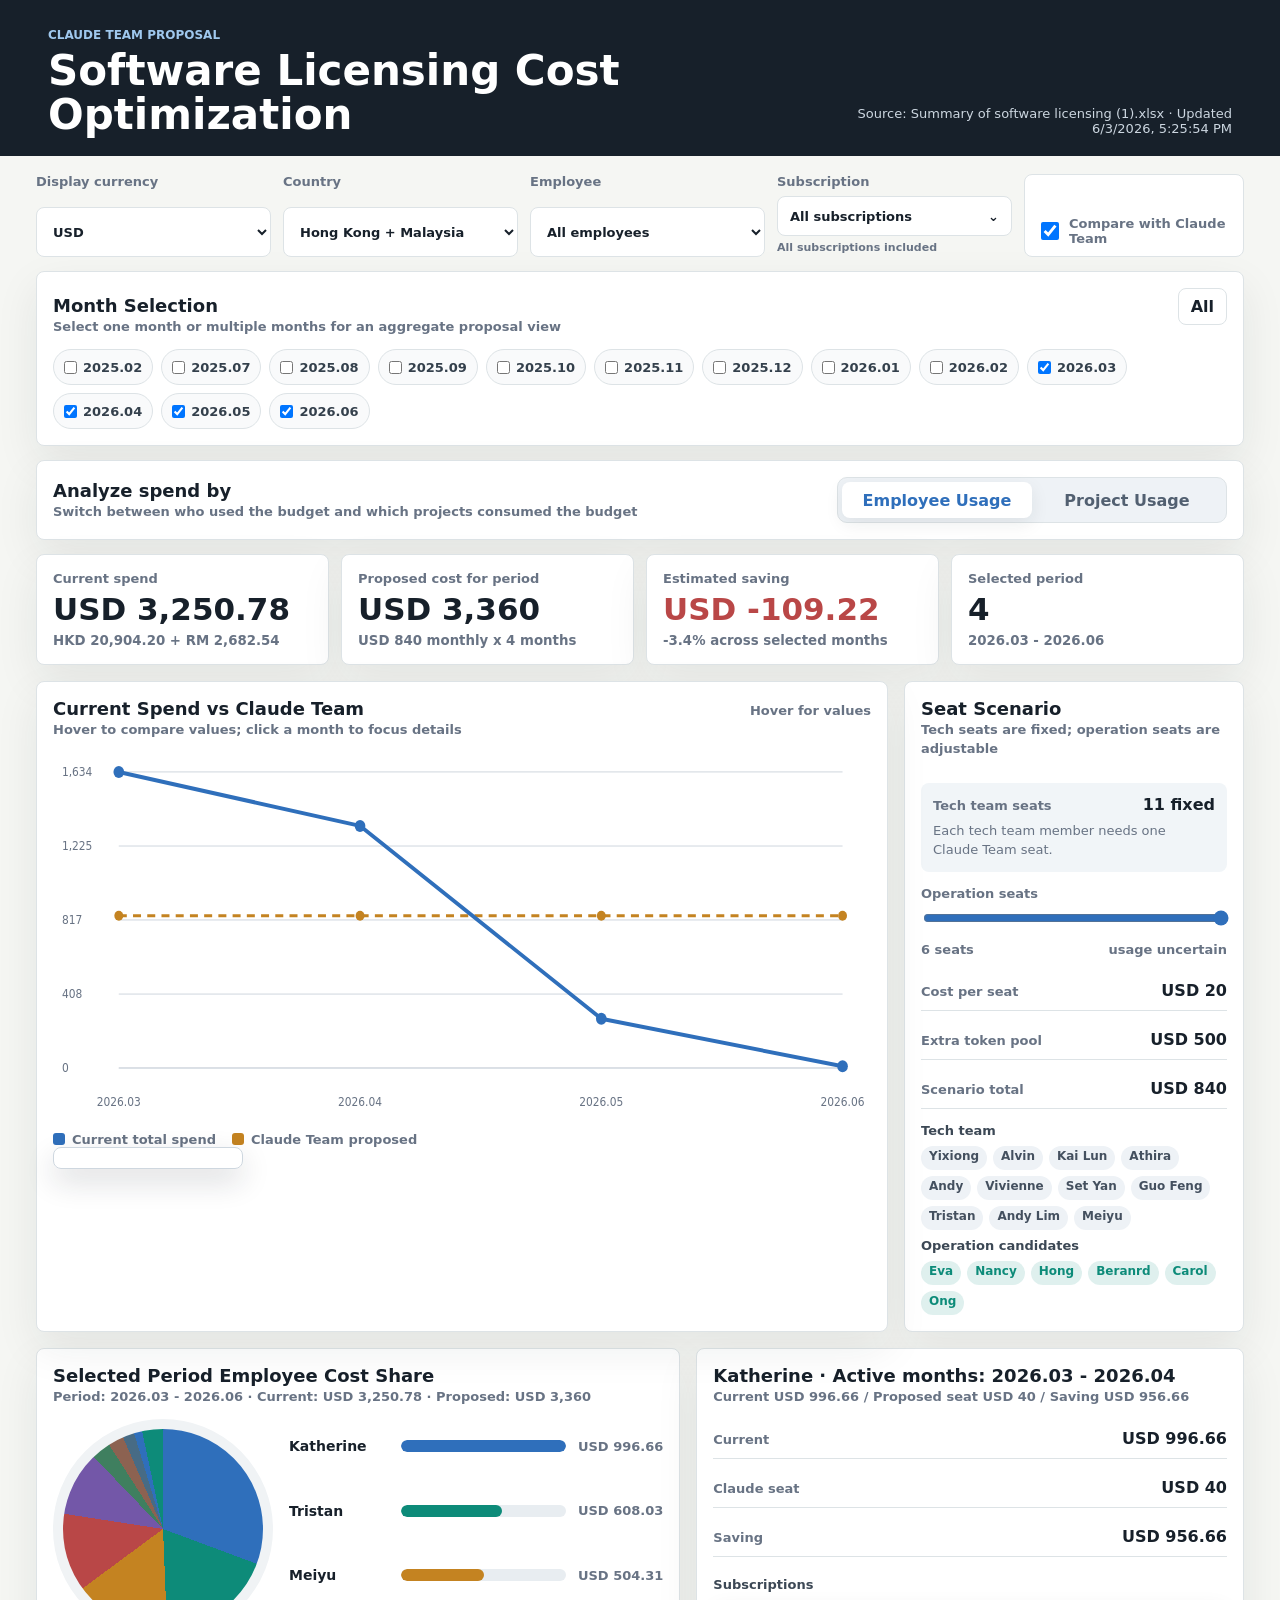
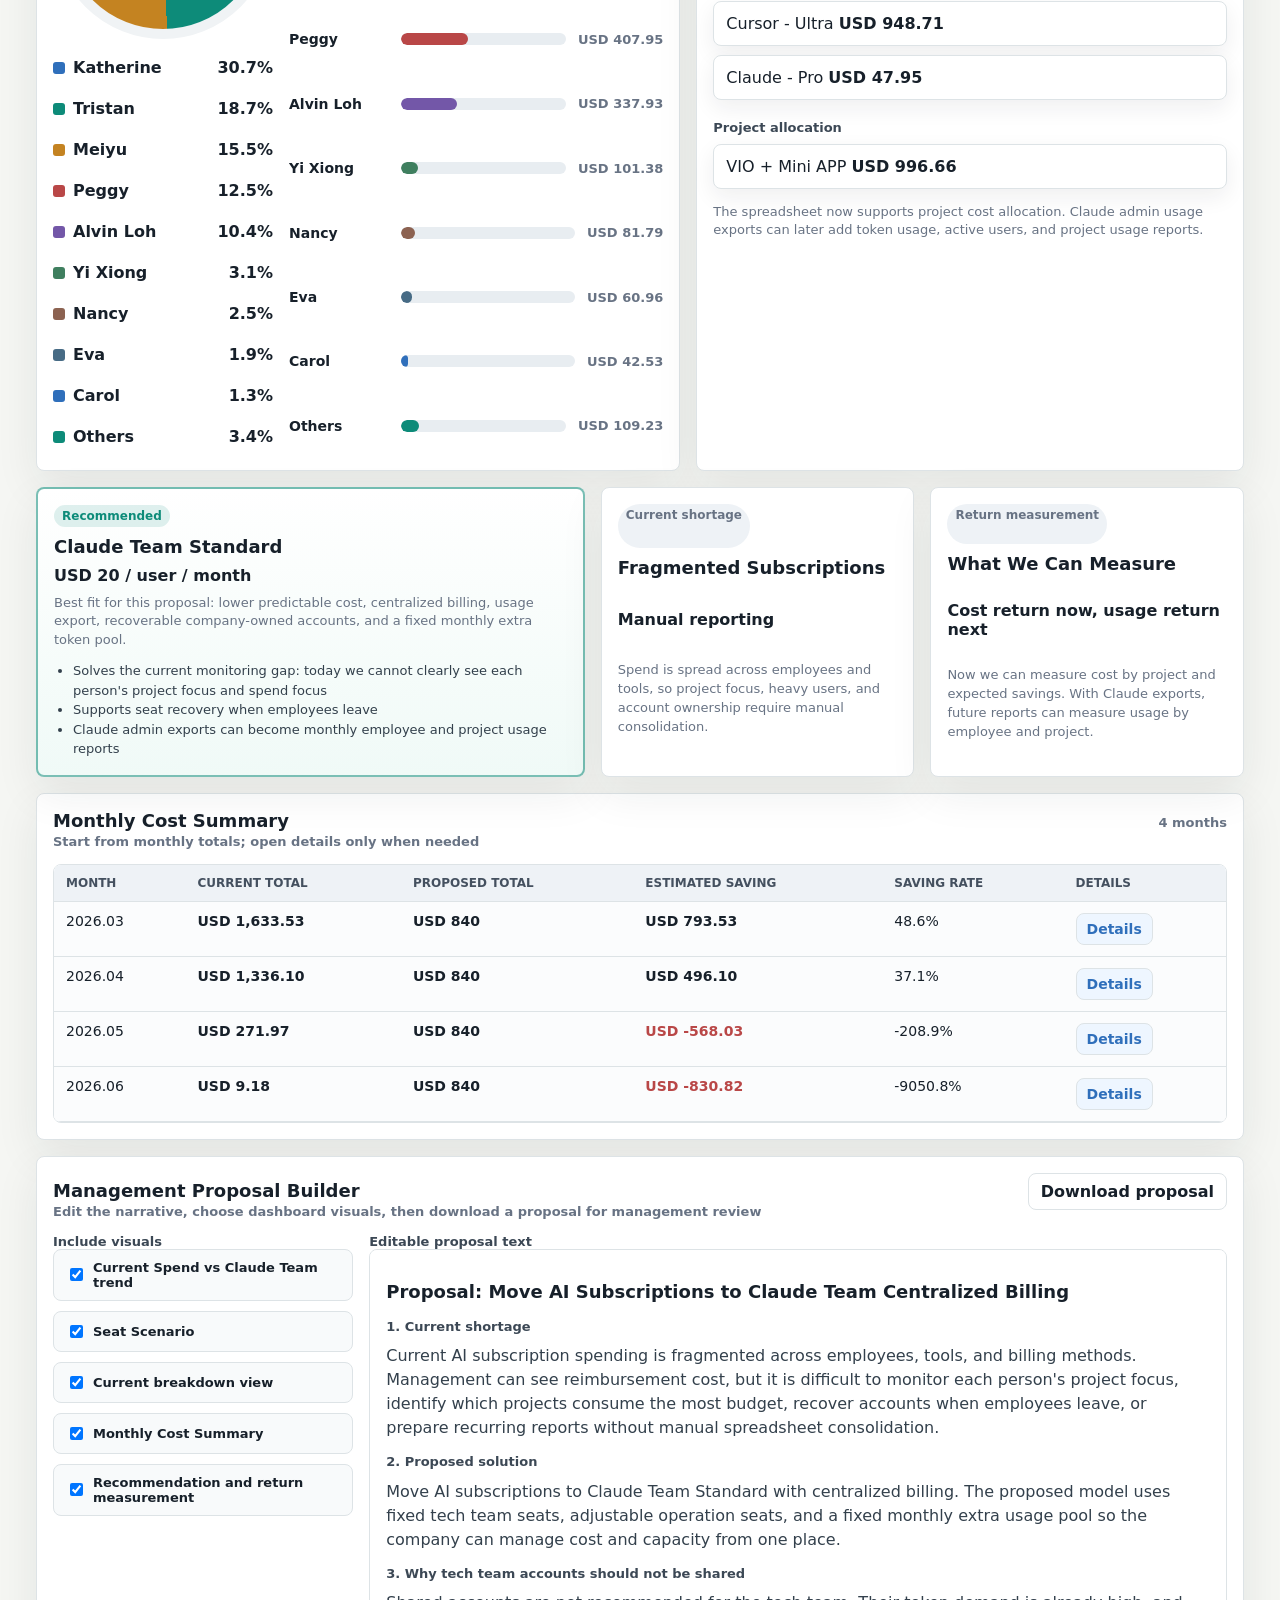
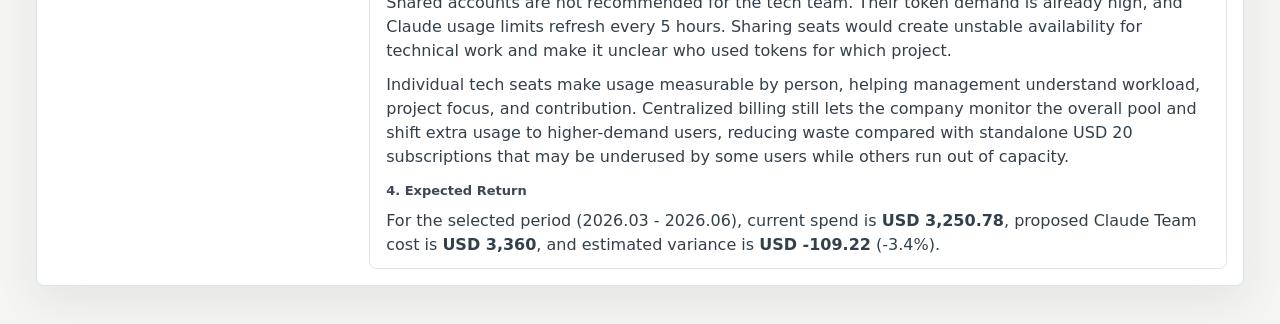
<file: index.html>
<!doctype html>
<html lang="en">
  <head>
    <meta charset="utf-8" />
    <meta name="viewport" content="width=device-width, initial-scale=1" />
    <title>Software Licensing Cost Optimization</title>
    <link rel="stylesheet" href="./styles.css" />
  </head>
  <body>
    <header class="topbar">
      <div>
        <p class="eyebrow">Claude Team Proposal</p>
        <h1>Software Licensing Cost Optimization</h1>
      </div>
      <div class="source-meta" id="sourceMeta"></div>
    </header>

    <main>
      <section class="toolbar" aria-label="Dashboard controls">
        <label>
          Display currency
          <select id="currencySelect">
            <option value="USD">USD</option>
            <option value="HKD">HKD</option>
            <option value="RM">RM</option>
          </select>
        </label>
        <label>
          Country
          <select id="countryFilter">
            <option value="all">Hong Kong + Malaysia</option>
            <option value="HK">Hong Kong</option>
            <option value="MY">Malaysia</option>
          </select>
        </label>
        <label>
          Employee
          <select id="employeeFilter">
            <option value="all">All employees</option>
          </select>
        </label>
        <label>
          Subscription
          <div id="subscriptionDropdown" class="multi-select"></div>
        </label>
        <label class="switch">
          <input id="compareToggle" type="checkbox" checked />
          <span>Compare with Claude Team</span>
        </label>
      </section>

      <section class="month-panel panel" aria-label="Month selector">
        <div class="panel-head">
          <div>
            <h2>Month Selection</h2>
            <span>Select one month or multiple months for an aggregate proposal view</span>
          </div>
          <div class="month-actions">
            <button id="selectAllMonths" type="button">All</button>
          </div>
        </div>
        <div id="monthChecks" class="month-checks"></div>
      </section>

      <section class="view-toggle panel" aria-label="Analysis view selector">
        <div>
          <h2>Analyze spend by</h2>
          <span>Switch between who used the budget and which projects consumed the budget</span>
        </div>
        <div class="segmented-control">
          <button id="employeeMode" class="active" type="button">Employee Usage</button>
          <button id="projectMode" type="button">Project Usage</button>
        </div>
      </section>

      <section class="kpis" aria-label="Key totals">
        <article>
          <span>Current spend</span>
          <strong id="currentTotal">USD 0</strong>
          <small id="currentOriginal">HKD 0 + RM 0</small>
        </article>
        <article>
          <span>Proposed cost for period</span>
          <strong id="proposedMonthly">USD 0</strong>
          <small id="proposedFormula">0 seats + pool</small>
        </article>
        <article>
          <span>Estimated saving</span>
          <strong id="savingTotal">USD 0</strong>
          <small id="savingRate">0%</small>
        </article>
        <article>
          <span>Selected period</span>
          <strong id="selectedMonthCount">0</strong>
          <small id="selectedMonthLabel">No month</small>
        </article>
      </section>

      <section class="hero-grid">
        <article class="panel chart-panel">
          <div class="panel-head">
            <div>
              <h2>Current Spend vs Claude Team</h2>
              <span>Hover to compare values; click a month to focus details</span>
            </div>
            <span id="chartHint">Hover for values</span>
          </div>
          <div id="mainChart" class="main-chart" role="img" aria-label="Current spend versus proposed plan"></div>
          <div id="chartTooltip" class="chart-tooltip" hidden></div>
        </article>

        <aside class="panel scenario-panel">
          <div class="panel-head compact">
            <div>
              <h2>Seat Scenario</h2>
              <span>Tech seats are fixed; operation seats are adjustable</span>
            </div>
          </div>
          <div class="seat-block">
            <div>
              <span>Tech team seats</span>
              <strong id="techSeats">11 fixed</strong>
            </div>
            <p>Each tech team member needs one Claude Team seat.</p>
          </div>
          <label class="range-label">
            Operation seats
            <input id="opsSeats" type="range" min="0" max="6" value="6" />
          </label>
          <div class="range-meta">
            <span id="opsSeatValue">6 seats</span>
            <span>usage uncertain</span>
          </div>
          <div class="scenario-costs">
            <div>
              <span>Cost per seat</span>
              <strong>USD 20</strong>
            </div>
            <div>
              <span>Extra token pool</span>
              <strong>USD 500</strong>
            </div>
            <div>
              <span>Scenario total</span>
              <strong id="scenarioTotal">USD 840</strong>
            </div>
          </div>
          <div class="people-list">
            <h3>Tech team</h3>
            <div id="techPeople"></div>
            <h3>Operation candidates</h3>
            <div id="opsPeople"></div>
          </div>
        </aside>
      </section>

      <section class="grid two">
        <article class="panel">
          <div class="panel-head">
          <div>
              <h2 id="detailTitle">Selected Period Breakdown</h2>
              <span id="detailSubtitle">Cost share across selected months</span>
            </div>
            <button id="clearMonthFocus" class="ghost-button" type="button">Back to selected period</button>
          </div>
          <div class="detail-grid">
            <div id="employeePie" class="pie-wrap"></div>
            <div id="employeeBreakdown" class="bars"></div>
          </div>
        </article>
        <article class="panel">
          <div class="panel-head">
            <div>
              <h2 id="personTitle">Usage Details</h2>
              <span id="personSubtitle">Click an employee or project to inspect spend</span>
            </div>
          </div>
          <div id="personDetails" class="person-details"></div>
        </article>
      </section>

      <section class="plan-comparison">
        <article class="panel plan-card recommended">
          <span>Recommended</span>
          <h2>Claude Team Standard</h2>
          <strong>USD 20 / user / month</strong>
          <p>Best fit for this proposal: lower predictable cost, centralized billing, usage export, recoverable company-owned accounts, and a fixed monthly extra token pool.</p>
          <ul>
            <li>Solves the current monitoring gap: today we cannot clearly see each person's project focus and spend focus</li>
            <li>Supports seat recovery when employees leave</li>
            <li>Claude admin exports can become monthly employee and project usage reports</li>
          </ul>
        </article>
        <article class="panel plan-card">
          <span>Current shortage</span>
          <h2>Fragmented Subscriptions</h2>
          <strong>Manual reporting</strong>
          <p>Spend is spread across employees and tools, so project focus, heavy users, and account ownership require manual consolidation.</p>
        </article>
        <article class="panel plan-card">
          <span>Return measurement</span>
          <h2>What We Can Measure</h2>
          <strong>Cost return now, usage return next</strong>
          <p>Now we can measure cost by project and expected savings. With Claude exports, future reports can measure usage by employee and project.</p>
        </article>
      </section>

      <section class="panel table-panel">
        <div class="panel-head">
          <div>
            <h2>Monthly Cost Summary</h2>
            <span>Start from monthly totals; open details only when needed</span>
          </div>
          <span id="rowCount">0 rows</span>
        </div>
        <div class="table-wrap">
          <table>
            <thead>
              <tr>
                <th>Month</th>
                <th>Current total</th>
                <th>Proposed total</th>
                <th>Estimated saving</th>
                <th>Saving rate</th>
                <th>Details</th>
              </tr>
            </thead>
            <tbody id="detailRows"></tbody>
          </table>
        </div>
      </section>

      <section class="panel proposal-builder" aria-label="Proposal report builder">
        <div class="panel-head">
          <div>
            <h2>Management Proposal Builder</h2>
            <span>Edit the narrative, choose dashboard visuals, then download a proposal for management review</span>
          </div>
          <button id="downloadProposal" type="button">Download proposal</button>
        </div>
        <div class="proposal-grid">
          <div>
            <h3>Include visuals</h3>
            <div class="visual-options">
              <label><input type="checkbox" value="trend" checked /> Current Spend vs Claude Team trend</label>
              <label><input type="checkbox" value="seat" checked /> Seat Scenario</label>
              <label><input type="checkbox" value="breakdown" checked /> Current breakdown view</label>
              <label><input type="checkbox" value="monthly" checked /> Monthly Cost Summary</label>
              <label><input type="checkbox" value="recommendation" checked /> Recommendation and return measurement</label>
            </div>
          </div>
          <div>
            <h3>Editable proposal text</h3>
            <div id="proposalText" class="proposal-editor" contenteditable="true"></div>
          </div>
        </div>
      </section>
    </main>

    <script src="./app.js" type="module"></script>
  </body>
</html>
</file>
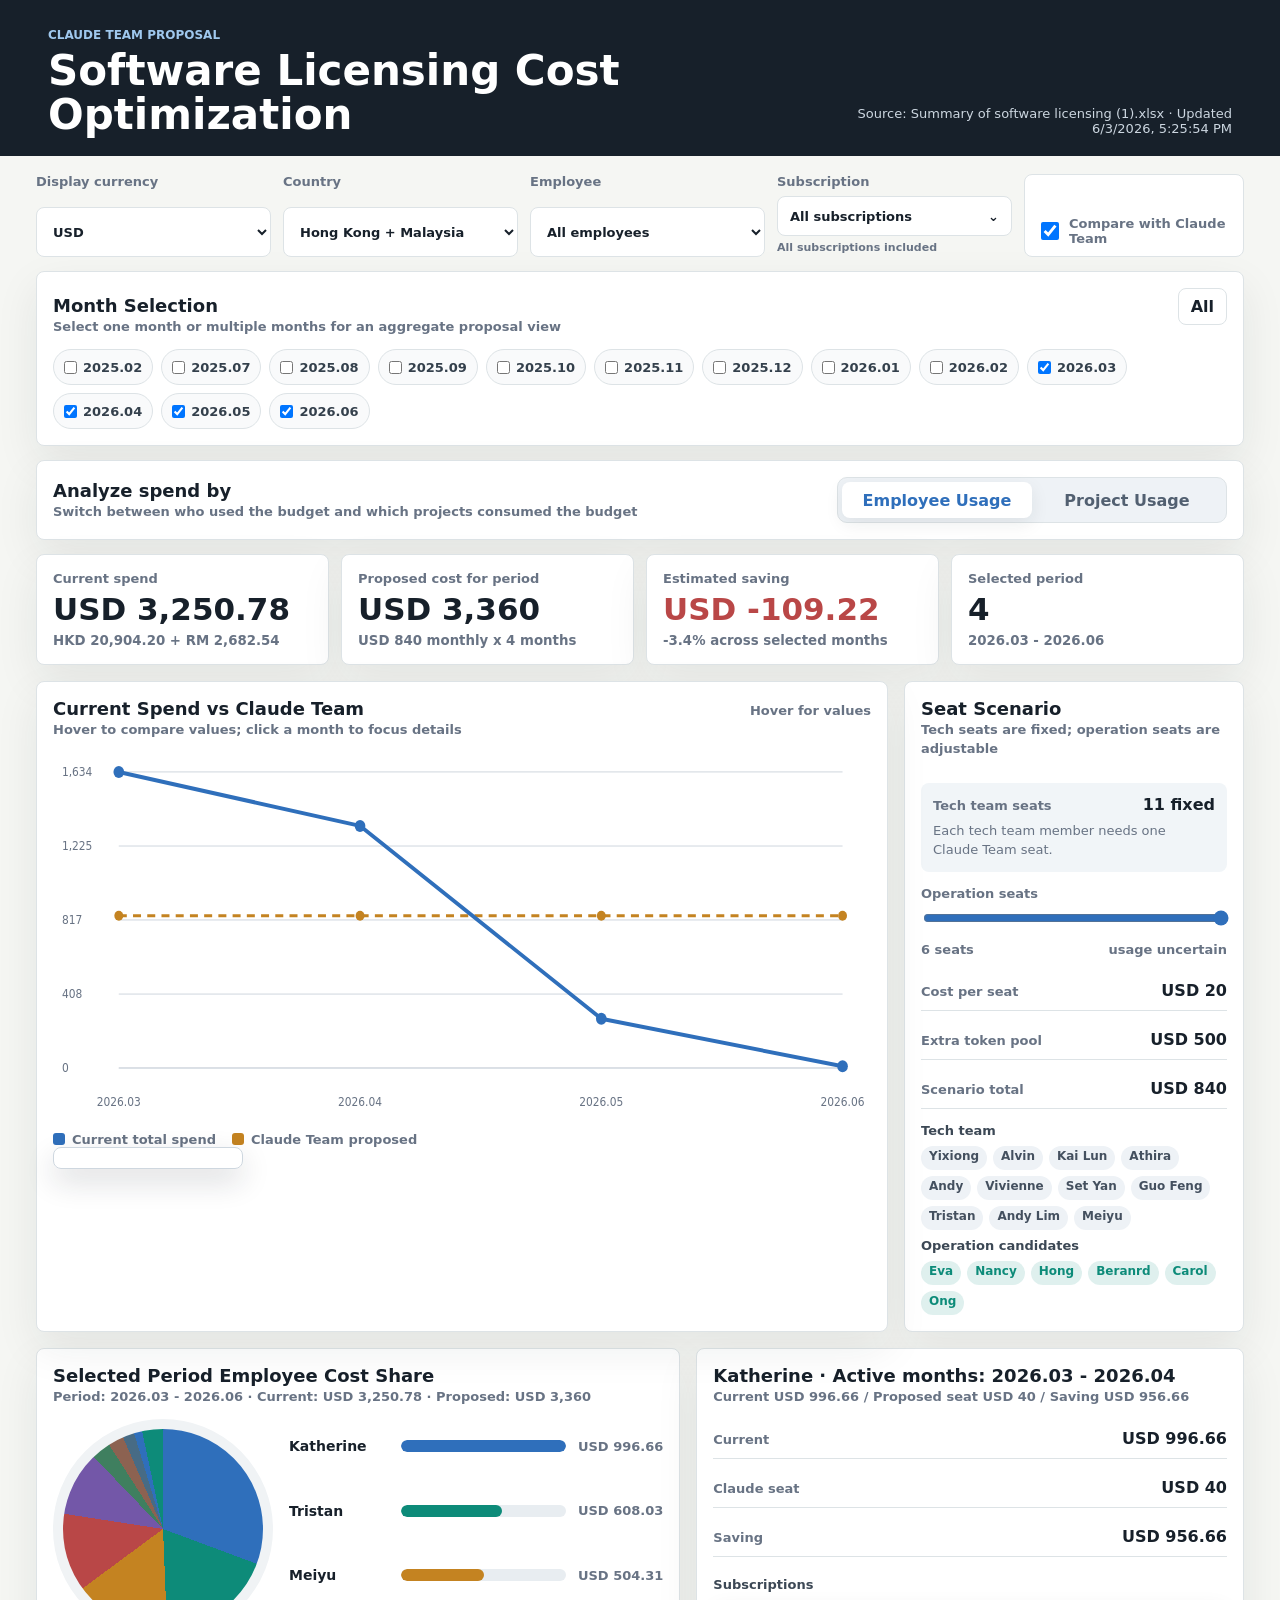
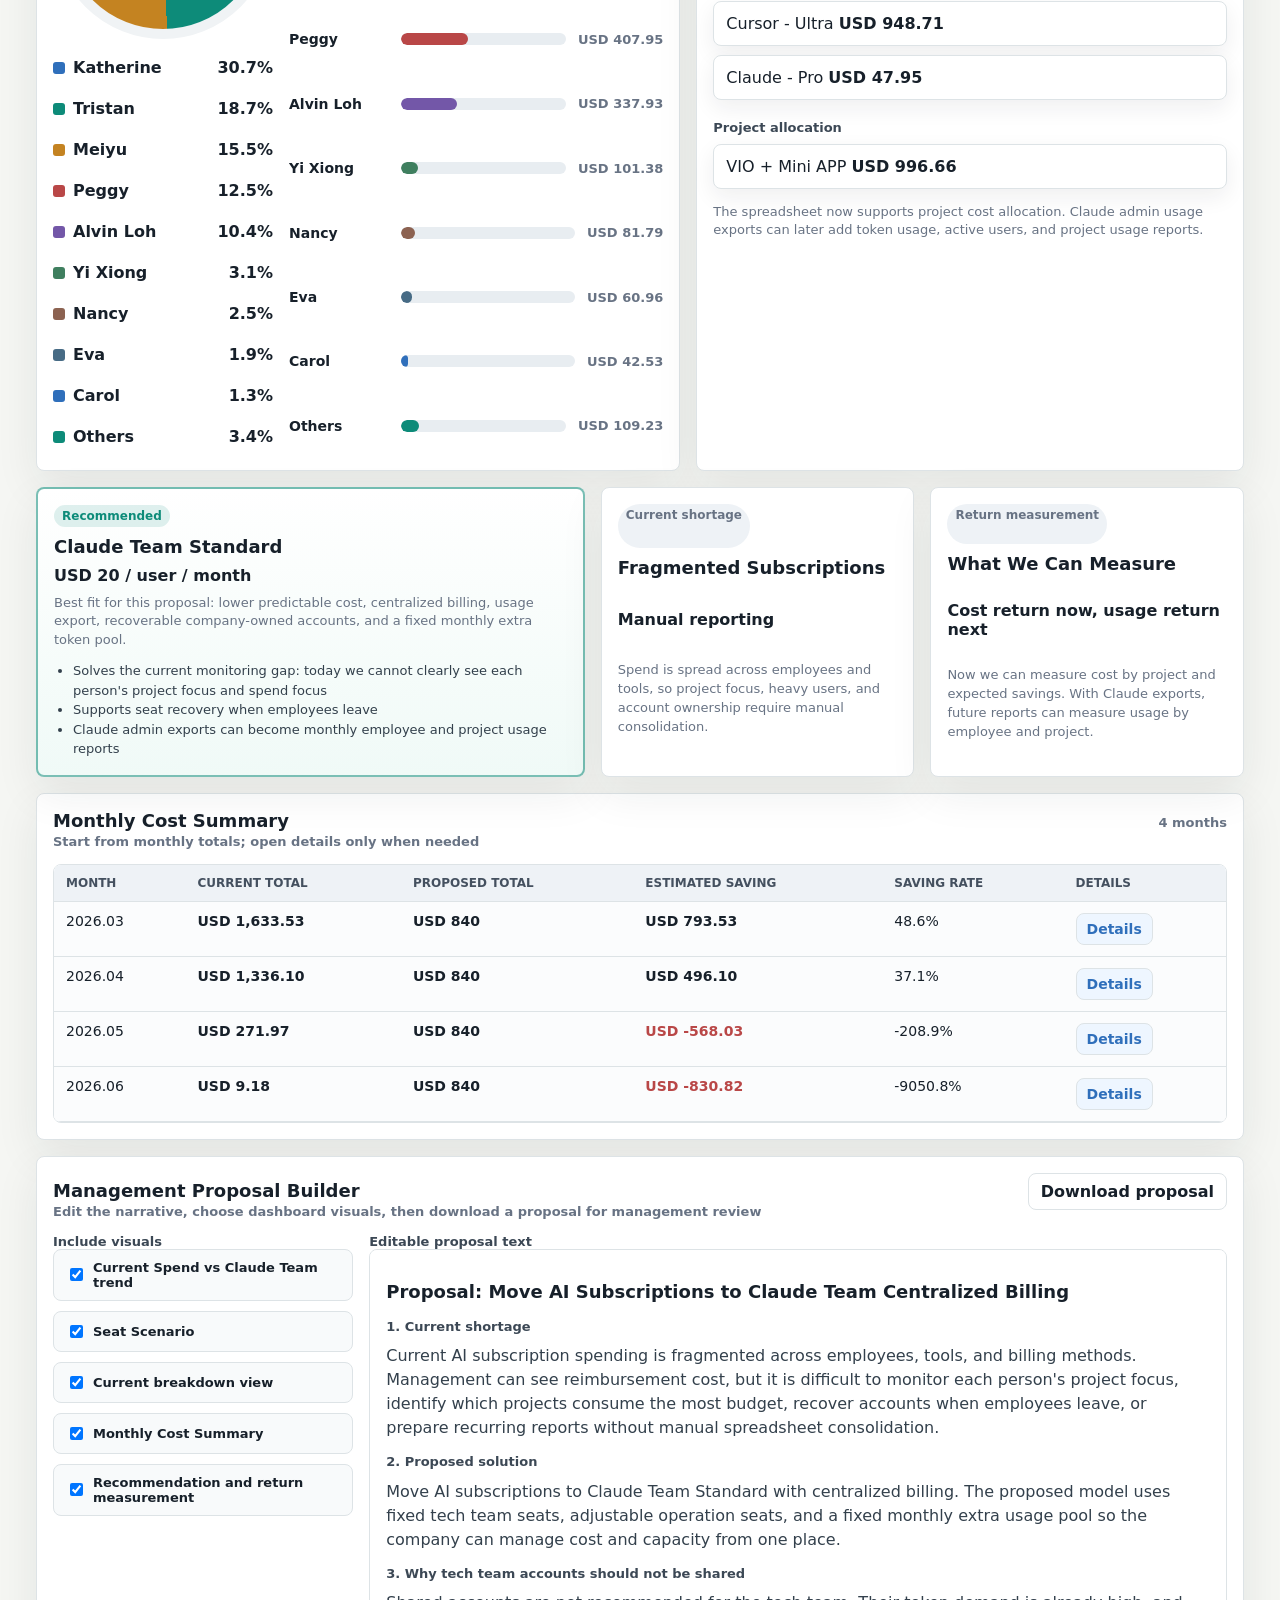
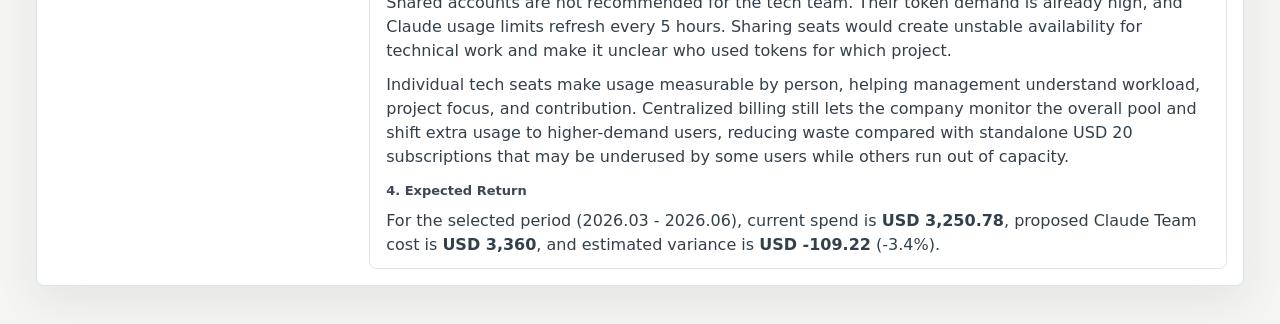
<file: dashboard-demo.html>
<!doctype html>
<html lang="en">
  <head>
    <meta charset="utf-8" />
    <meta name="viewport" content="width=device-width, initial-scale=1" />
    <title>Software Licensing Cost Optimization</title>
    <style>
:root {
  color-scheme: light;
  --bg: #f5f6f3;
  --surface: #ffffff;
  --ink: #17202a;
  --muted: #687384;
  --line: #dde3e6;
  --blue: #2f6fbb;
  --green: #0d8b79;
  --gold: #c48321;
  --red: #b94747;
  --shadow: 0 16px 44px rgba(23, 32, 42, 0.08);
}

* {
  box-sizing: border-box;
}

body {
  margin: 0;
  background: var(--bg);
  color: var(--ink);
  font-family:
    Inter, ui-sans-serif, system-ui, -apple-system, BlinkMacSystemFont, "Segoe UI",
    sans-serif;
}

button,
select,
input {
  font: inherit;
}

.topbar {
  display: flex;
  align-items: flex-end;
  justify-content: space-between;
  gap: 24px;
  padding: 28px clamp(18px, 4vw, 48px) 20px;
  background: #17202a;
  color: white;
}

.eyebrow {
  margin: 0 0 7px;
  color: #9fc8ee;
  font-size: 12px;
  font-weight: 800;
  letter-spacing: 0;
  text-transform: uppercase;
}

h1,
h2,
h3,
p {
  margin: 0;
  letter-spacing: 0;
}

h1 {
  font-size: clamp(28px, 4vw, 42px);
  line-height: 1.04;
}

h2 {
  font-size: 18px;
}

h3 {
  font-size: 13px;
  color: #3c4855;
}

.source-meta {
  color: #ccd6e0;
  font-size: 13px;
  text-align: right;
}

main {
  width: min(1540px, 100%);
  margin: 0 auto;
  padding: 18px clamp(14px, 3vw, 36px) 38px;
}

.panel,
.kpis article {
  background: var(--surface);
  border: 1px solid var(--line);
  border-radius: 8px;
  box-shadow: var(--shadow);
}

.toolbar {
  display: grid;
  grid-template-columns: repeat(4, minmax(160px, 1fr)) minmax(220px, 0.9fr);
  gap: 12px;
  margin-bottom: 14px;
}

label {
  display: grid;
  gap: 7px;
  color: var(--muted);
  font-size: 13px;
  font-weight: 750;
}

select,
button {
  border: 1px solid var(--line);
  border-radius: 8px;
  background: white;
  color: var(--ink);
  font-weight: 750;
  outline: none;
}

select {
  min-width: 0;
  width: 100%;
  padding: 10px 12px;
}

select:focus,
button:focus-visible,
input:focus-visible {
  border-color: var(--blue);
  box-shadow: 0 0 0 3px rgba(47, 111, 187, 0.16);
}

button {
  min-height: 36px;
  padding: 8px 12px;
  cursor: pointer;
}

.ghost-button {
  background: #f8fafb;
  color: var(--blue);
}

.switch {
  align-content: end;
  grid-template-columns: auto 1fr;
  align-items: center;
  min-height: 61px;
  padding: 10px 12px;
  border: 1px solid var(--line);
  border-radius: 8px;
  background: white;
}

.switch input {
  width: 18px;
  height: 18px;
}

.month-panel {
  padding: 15px;
  margin-bottom: 14px;
}

.view-toggle {
  display: flex;
  align-items: center;
  justify-content: space-between;
  gap: 16px;
  margin-bottom: 14px;
}

.view-toggle span {
  color: var(--muted);
  font-size: 13px;
  font-weight: 700;
}

.segmented-control {
  display: inline-grid;
  grid-template-columns: 1fr 1fr;
  min-width: min(390px, 100%);
  padding: 4px;
  border: 1px solid var(--line);
  border-radius: 10px;
  background: #eef2f6;
}

.segmented-control button {
  border: 0;
  background: transparent;
  color: #526071;
}

.segmented-control button.active {
  background: #ffffff;
  color: var(--blue);
  box-shadow: 0 6px 18px rgba(23, 32, 42, 0.08);
}

.panel-head {
  display: flex;
  align-items: baseline;
  justify-content: space-between;
  gap: 14px;
  margin-bottom: 14px;
}

.panel-head.compact {
  margin-bottom: 12px;
}

.panel-head span,
.kpis span,
.seat-block span,
.scenario-costs span,
.person-summary span {
  color: var(--muted);
  font-size: 13px;
  font-weight: 700;
}

.month-actions {
  display: flex;
  gap: 8px;
}

.month-checks {
  display: flex;
  flex-wrap: wrap;
  gap: 8px;
}

.multi-select {
  position: relative;
  display: grid;
  gap: 5px;
}

.multi-select-button {
  display: flex;
  align-items: center;
  justify-content: space-between;
  gap: 10px;
  width: 100%;
  min-height: 40px;
  padding: 9px 12px;
  text-align: left;
}

.multi-select-summary {
  min-height: 16px;
  overflow: hidden;
  color: var(--muted);
  font-size: 11px;
  font-weight: 750;
  text-overflow: ellipsis;
  white-space: nowrap;
}

.multi-select-menu {
  position: absolute;
  top: calc(100% + 6px);
  left: 0;
  z-index: 20;
  display: none;
  width: min(360px, 82vw);
  padding: 8px;
  border: 1px solid var(--line);
  border-radius: 8px;
  background: white;
  box-shadow: 0 22px 56px rgba(23, 32, 42, 0.18);
}

.multi-select.open .multi-select-menu {
  display: grid;
  gap: 6px;
}

.multi-option-list {
  display: grid;
  gap: 4px;
  max-height: 260px;
  overflow: auto;
  padding-right: 2px;
}

.multi-option {
  display: grid;
  grid-template-columns: 18px 1fr;
  align-items: center;
  gap: 8px;
  width: 100%;
  min-height: 34px;
  padding: 7px 8px;
  border: 0;
  border-radius: 7px;
  background: transparent;
  color: #34404c;
  text-align: left;
}

.multi-option:hover,
.multi-option.selected {
  background: #eef4fa;
  color: var(--ink);
}

.multi-option input {
  width: 16px;
  height: 16px;
  margin: 0;
}

.multi-select-actions {
  display: flex;
  justify-content: flex-end;
  gap: 6px;
  padding-top: 6px;
  border-top: 1px solid var(--line);
}

.month-chip {
  display: inline-flex;
  grid-template-columns: none;
  align-items: center;
  gap: 6px;
  min-height: 36px;
  padding: 7px 10px;
  border: 1px solid var(--line);
  border-radius: 999px;
  background: #f9fafb;
  color: #34404c;
}

.month-chip input {
  margin: 0;
}

.kpis {
  display: grid;
  grid-template-columns: repeat(4, minmax(170px, 1fr));
  gap: 12px;
  margin-bottom: 16px;
}

.kpis article {
  display: grid;
  gap: 7px;
  min-width: 0;
  padding: 16px;
}

.kpis strong {
  min-width: 0;
  overflow-wrap: anywhere;
  font-size: clamp(22px, 3vw, 31px);
  line-height: 1.05;
}

.kpis small {
  color: var(--muted);
  font-weight: 700;
}

.hero-grid {
  display: grid;
  grid-template-columns: minmax(0, 1fr) 340px;
  gap: 16px;
  margin-bottom: 16px;
}

.panel {
  min-width: 0;
  padding: 16px;
}

.chart-panel {
  position: relative;
}

.main-chart {
  position: relative;
  min-height: 392px;
  overflow: hidden;
}

.main-chart svg {
  width: 100%;
  height: 380px;
  display: block;
}

.chart-point {
  cursor: pointer;
}

.axis,
.tick {
  stroke: #ccd4dc;
  stroke-width: 1;
}

.tick-label {
  fill: var(--muted);
  font-size: 12px;
}

.legend {
  display: flex;
  gap: 16px;
  flex-wrap: wrap;
  color: var(--muted);
  font-size: 13px;
  font-weight: 750;
}

.legend span,
.tag {
  display: inline-flex;
  align-items: center;
  gap: 7px;
}

.swatch {
  width: 12px;
  height: 12px;
  border-radius: 3px;
}

.chart-tooltip {
  position: absolute;
  z-index: 10;
  display: grid;
  gap: 4px;
  min-width: 190px;
  padding: 10px 12px;
  border: 1px solid #ced7df;
  border-radius: 8px;
  background: rgba(255, 255, 255, 0.96);
  box-shadow: 0 12px 30px rgba(23, 32, 42, 0.16);
  color: var(--ink);
  font-size: 13px;
  pointer-events: none;
}

.scenario-panel {
  display: grid;
  align-content: start;
  gap: 14px;
}

.seat-block {
  display: grid;
  gap: 8px;
  padding: 12px;
  border-radius: 8px;
  background: #f1f5f8;
}

.seat-block div,
.scenario-costs div,
.person-summary div {
  display: flex;
  align-items: baseline;
  justify-content: space-between;
  gap: 12px;
}

.seat-block p,
.plan-card p,
.placeholder-note {
  color: var(--muted);
  font-size: 13px;
  line-height: 1.45;
}

.range-label input {
  width: 100%;
  accent-color: var(--blue);
}

.range-meta {
  display: flex;
  justify-content: space-between;
  color: var(--muted);
  font-size: 13px;
  font-weight: 750;
}

.scenario-costs,
.person-summary,
.subscription-list,
.detail-card-list {
  display: grid;
  gap: 9px;
}

.scenario-costs div,
.person-summary div,
.subscription-list div,
.detail-card-list div {
  padding: 10px 0;
  border-bottom: 1px solid var(--line);
}

.metric-cards {
  grid-template-columns: 1fr;
}

.metric-cards div,
.detail-card-list div,
.detail-action,
.insight-card {
  padding: 12px;
  border: 1px solid var(--line);
  border-radius: 8px;
  background: #ffffff;
  box-shadow: 0 8px 22px rgba(23, 32, 42, 0.07);
}

.detail-action {
  display: flex;
  align-items: center;
  justify-content: space-between;
  gap: 12px;
  width: 100%;
  min-height: auto;
  color: var(--ink);
  text-align: left;
}

.detail-action:hover {
  border-color: rgba(47, 111, 187, 0.45);
  background: #f8fbff;
}

.insight-card {
  display: grid;
  gap: 7px;
  background: #f8fafb;
}

.insight-card p {
  color: var(--muted);
  font-size: 13px;
  line-height: 1.5;
}

.detail-card-list h3 {
  margin-top: 6px;
}

.people-list {
  display: grid;
  gap: 8px;
}

.people-list div {
  display: flex;
  flex-wrap: wrap;
  gap: 6px;
}

.people-list span,
.tag {
  min-height: 24px;
  padding: 3px 8px;
  border-radius: 999px;
  background: #eef2f6;
  color: #44505f;
  font-size: 12px;
  font-weight: 800;
}

.people-list .active {
  background: rgba(13, 139, 121, 0.13);
  color: var(--green);
}

.grid {
  display: grid;
  gap: 16px;
  margin-bottom: 16px;
}

.grid.two {
  grid-template-columns: minmax(0, 1fr) minmax(0, 0.85fr);
}

.plan-comparison {
  display: grid;
  grid-template-columns: minmax(0, 1.4fr) repeat(2, minmax(0, 0.8fr));
  gap: 16px;
  margin-bottom: 16px;
}

.detail-grid {
  display: grid;
  grid-template-columns: minmax(220px, 0.55fr) minmax(0, 1fr);
  gap: 16px;
}

.pie-wrap {
  display: grid;
  gap: 12px;
  align-content: start;
}

.pie {
  width: min(220px, 100%);
  aspect-ratio: 1;
  margin: 0 auto;
  border-radius: 50%;
  border: 10px solid #f0f3f5;
}

.pie-legend {
  display: grid;
  gap: 7px;
}

.pie-legend button {
  display: grid;
  grid-template-columns: 12px minmax(0, 1fr) auto;
  align-items: center;
  gap: 8px;
  min-height: 34px;
  border: 0;
  background: transparent;
  padding: 4px 0;
  text-align: left;
}

.pie-legend i {
  width: 12px;
  height: 12px;
  border-radius: 3px;
}

.pie-legend span,
.bar-label {
  min-width: 0;
  overflow: hidden;
  text-overflow: ellipsis;
  white-space: nowrap;
}

.bars {
  display: grid;
  gap: 9px;
}

.bar-row {
  display: grid;
  grid-template-columns: minmax(100px, 1fr) minmax(140px, 2fr) auto;
  align-items: center;
  gap: 12px;
  min-height: 34px;
}

.bar-row.clickable {
  width: 100%;
  border: 0;
  background: transparent;
  padding: 0;
  text-align: left;
}

.bar-label {
  font-size: 14px;
  font-weight: 780;
}

.bar-track {
  height: 12px;
  border-radius: 999px;
  background: #e8edf1;
  overflow: hidden;
}

.bar-fill {
  display: block;
  height: 100%;
  border-radius: inherit;
}

.bar-value {
  color: var(--muted);
  font-size: 13px;
  font-weight: 780;
  white-space: nowrap;
}

.person-details {
  display: grid;
  gap: 14px;
}

.subscription-list div {
  display: flex;
  align-items: baseline;
  justify-content: space-between;
  gap: 12px;
}

.plan-card {
  display: grid;
  gap: 9px;
}

.plan-card > span {
  width: fit-content;
  padding: 4px 8px;
  border-radius: 999px;
  background: #eef2f6;
  color: var(--muted);
  font-size: 12px;
  font-weight: 850;
}

.plan-card.recommended {
  border: 2px solid rgba(13, 139, 121, 0.55);
  background: linear-gradient(180deg, #ffffff 0%, #f0faf7 100%);
}

.plan-card.recommended > span {
  background: rgba(13, 139, 121, 0.13);
  color: var(--green);
}

.plan-card ul {
  margin: 2px 0 0;
  padding-left: 19px;
  color: #33404c;
  font-size: 13px;
  line-height: 1.5;
}

.table-wrap {
  overflow: auto;
  border: 1px solid var(--line);
  border-radius: 8px;
}

.summary-row {
  background: #fbfcfd;
}

.detail-header td {
  background: #eef2f6;
  color: #44505f;
  font-size: 12px;
  font-weight: 850;
  text-transform: uppercase;
}

.detail-row td {
  background: #ffffff;
}

.detail-row small {
  display: block;
  margin-top: 4px;
  color: var(--muted);
  font-weight: 700;
}

.meta-lines {
  display: grid;
  gap: 4px;
}

.meta-lines span {
  display: block;
}

.details-button {
  min-height: 32px;
  padding: 6px 10px;
  background: #eef6ff;
  color: var(--blue);
}

.proposal-builder {
  margin-top: 16px;
}

.proposal-grid {
  display: grid;
  grid-template-columns: minmax(220px, 0.35fr) minmax(0, 1fr);
  gap: 16px;
}

.visual-options {
  display: grid;
  gap: 10px;
}

.visual-options label {
  grid-template-columns: auto 1fr;
  align-items: center;
  padding: 10px 12px;
  border: 1px solid var(--line);
  border-radius: 8px;
  background: #f8fafb;
  color: var(--ink);
}

.proposal-editor {
  min-height: 360px;
  max-height: 620px;
  overflow: auto;
  padding: 16px;
  border: 1px solid var(--line);
  border-radius: 8px;
  background: #ffffff;
  line-height: 1.5;
}

.proposal-editor h2,
.proposal-editor h3 {
  margin: 12px 0 8px;
}

.proposal-editor p {
  margin-bottom: 10px;
  color: #33404c;
}

table {
  width: 100%;
  min-width: 940px;
  border-collapse: collapse;
  background: white;
}

th,
td {
  padding: 11px 12px;
  border-bottom: 1px solid var(--line);
  text-align: left;
  vertical-align: top;
  font-size: 14px;
}

th {
  position: sticky;
  top: 0;
  background: #eef2f6;
  color: #44505f;
  font-size: 12px;
  text-transform: uppercase;
}

tbody tr:hover {
  background: #f8fafb;
}

.amount {
  font-weight: 820;
  white-space: nowrap;
}

.tag.hk {
  background: rgba(47, 111, 187, 0.12);
  color: var(--blue);
}

.tag.my {
  background: rgba(13, 139, 121, 0.12);
  color: var(--green);
}

.negative {
  color: var(--red);
}

.empty {
  min-height: 220px;
  display: grid;
  place-items: center;
  color: var(--muted);
  font-weight: 780;
}

.empty.small {
  min-height: 120px;
}

@media (max-width: 1120px) {
  .toolbar {
    grid-template-columns: repeat(2, minmax(0, 1fr));
  }

  .hero-grid,
  .grid.two,
  .plan-comparison {
    grid-template-columns: 1fr;
  }
}

@media (max-width: 720px) {
  .topbar {
    align-items: flex-start;
    flex-direction: column;
  }

  .source-meta {
    text-align: left;
  }

  .toolbar,
  .kpis,
  .detail-grid,
  .proposal-grid {
    grid-template-columns: 1fr;
  }

  .view-toggle {
    align-items: stretch;
    flex-direction: column;
  }

  .panel-head {
    align-items: flex-start;
    flex-direction: column;
  }

  .bar-row {
    grid-template-columns: 1fr;
    gap: 6px;
  }
}

</style>
  </head>
  <body>
    <header class="topbar">
      <div>
        <p class="eyebrow">Claude Team Proposal</p>
        <h1>Software Licensing Cost Optimization</h1>
      </div>
      <div class="source-meta" id="sourceMeta"></div>
    </header>

    <main>
      <section class="toolbar" aria-label="Dashboard controls">
        <label>
          Display currency
          <select id="currencySelect">
            <option value="USD">USD</option>
            <option value="HKD">HKD</option>
            <option value="RM">RM</option>
          </select>
        </label>
        <label>
          Country
          <select id="countryFilter">
            <option value="all">Hong Kong + Malaysia</option>
            <option value="HK">Hong Kong</option>
            <option value="MY">Malaysia</option>
          </select>
        </label>
        <label>
          Employee
          <select id="employeeFilter">
            <option value="all">All employees</option>
          </select>
        </label>
        <label>
          Subscription
          <div id="subscriptionDropdown" class="multi-select"></div>
        </label>
        <label class="switch">
          <input id="compareToggle" type="checkbox" checked />
          <span>Compare with Claude Team</span>
        </label>
      </section>

      <section class="month-panel panel" aria-label="Month selector">
        <div class="panel-head">
          <div>
            <h2>Month Selection</h2>
            <span>Select one month or multiple months for an aggregate proposal view</span>
          </div>
          <div class="month-actions">
            <button id="selectAllMonths" type="button">All</button>
          </div>
        </div>
        <div id="monthChecks" class="month-checks"></div>
      </section>

      <section class="view-toggle panel" aria-label="Analysis view selector">
        <div>
          <h2>Analyze spend by</h2>
          <span>Switch between who used the budget and which projects consumed the budget</span>
        </div>
        <div class="segmented-control">
          <button id="employeeMode" class="active" type="button">Employee Usage</button>
          <button id="projectMode" type="button">Project Usage</button>
        </div>
      </section>

      <section class="kpis" aria-label="Key totals">
        <article>
          <span>Current spend</span>
          <strong id="currentTotal">USD 0</strong>
          <small id="currentOriginal">HKD 0 + RM 0</small>
        </article>
        <article>
          <span>Proposed cost for period</span>
          <strong id="proposedMonthly">USD 0</strong>
          <small id="proposedFormula">0 seats + pool</small>
        </article>
        <article>
          <span>Estimated saving</span>
          <strong id="savingTotal">USD 0</strong>
          <small id="savingRate">0%</small>
        </article>
        <article>
          <span>Selected period</span>
          <strong id="selectedMonthCount">0</strong>
          <small id="selectedMonthLabel">No month</small>
        </article>
      </section>

      <section class="hero-grid">
        <article class="panel chart-panel">
          <div class="panel-head">
            <div>
              <h2>Current Spend vs Claude Team</h2>
              <span>Hover to compare values; click a month to focus details</span>
            </div>
            <span id="chartHint">Hover for values</span>
          </div>
          <div id="mainChart" class="main-chart" role="img" aria-label="Current spend versus proposed plan"></div>
          <div id="chartTooltip" class="chart-tooltip" hidden></div>
        </article>

        <aside class="panel scenario-panel">
          <div class="panel-head compact">
            <div>
              <h2>Seat Scenario</h2>
              <span>Tech seats are fixed; operation seats are adjustable</span>
            </div>
          </div>
          <div class="seat-block">
            <div>
              <span>Tech team seats</span>
              <strong id="techSeats">11 fixed</strong>
            </div>
            <p>Each tech team member needs one Claude Team seat.</p>
          </div>
          <label class="range-label">
            Operation seats
            <input id="opsSeats" type="range" min="0" max="6" value="6" />
          </label>
          <div class="range-meta">
            <span id="opsSeatValue">6 seats</span>
            <span>usage uncertain</span>
          </div>
          <div class="scenario-costs">
            <div>
              <span>Cost per seat</span>
              <strong>USD 20</strong>
            </div>
            <div>
              <span>Extra token pool</span>
              <strong>USD 500</strong>
            </div>
            <div>
              <span>Scenario total</span>
              <strong id="scenarioTotal">USD 840</strong>
            </div>
          </div>
          <div class="people-list">
            <h3>Tech team</h3>
            <div id="techPeople"></div>
            <h3>Operation candidates</h3>
            <div id="opsPeople"></div>
          </div>
        </aside>
      </section>

      <section class="grid two">
        <article class="panel">
          <div class="panel-head">
          <div>
              <h2 id="detailTitle">Selected Period Breakdown</h2>
              <span id="detailSubtitle">Cost share across selected months</span>
            </div>
            <button id="clearMonthFocus" class="ghost-button" type="button">Back to selected period</button>
          </div>
          <div class="detail-grid">
            <div id="employeePie" class="pie-wrap"></div>
            <div id="employeeBreakdown" class="bars"></div>
          </div>
        </article>
        <article class="panel">
          <div class="panel-head">
            <div>
              <h2 id="personTitle">Usage Details</h2>
              <span id="personSubtitle">Click an employee or project to inspect spend</span>
            </div>
          </div>
          <div id="personDetails" class="person-details"></div>
        </article>
      </section>

      <section class="plan-comparison">
        <article class="panel plan-card recommended">
          <span>Recommended</span>
          <h2>Claude Team Standard</h2>
          <strong>USD 20 / user / month</strong>
          <p>Best fit for this proposal: lower predictable cost, centralized billing, usage export, recoverable company-owned accounts, and a fixed monthly extra token pool.</p>
          <ul>
            <li>Solves the current monitoring gap: today we cannot clearly see each person's project focus and spend focus</li>
            <li>Supports seat recovery when employees leave</li>
            <li>Claude admin exports can become monthly employee and project usage reports</li>
          </ul>
        </article>
        <article class="panel plan-card">
          <span>Current shortage</span>
          <h2>Fragmented Subscriptions</h2>
          <strong>Manual reporting</strong>
          <p>Spend is spread across employees and tools, so project focus, heavy users, and account ownership require manual consolidation.</p>
        </article>
        <article class="panel plan-card">
          <span>Return measurement</span>
          <h2>What We Can Measure</h2>
          <strong>Cost return now, usage return next</strong>
          <p>Now we can measure cost by project and expected savings. With Claude exports, future reports can measure usage by employee and project.</p>
        </article>
      </section>

      <section class="panel table-panel">
        <div class="panel-head">
          <div>
            <h2>Monthly Cost Summary</h2>
            <span>Start from monthly totals; open details only when needed</span>
          </div>
          <span id="rowCount">0 rows</span>
        </div>
        <div class="table-wrap">
          <table>
            <thead>
              <tr>
                <th>Month</th>
                <th>Current total</th>
                <th>Proposed total</th>
                <th>Estimated saving</th>
                <th>Saving rate</th>
                <th>Details</th>
              </tr>
            </thead>
            <tbody id="detailRows"></tbody>
          </table>
        </div>
      </section>

      <section class="panel proposal-builder" aria-label="Proposal report builder">
        <div class="panel-head">
          <div>
            <h2>Management Proposal Builder</h2>
            <span>Edit the narrative, choose dashboard visuals, then download a proposal for management review</span>
          </div>
          <button id="downloadProposal" type="button">Download proposal</button>
        </div>
        <div class="proposal-grid">
          <div>
            <h3>Include visuals</h3>
            <div class="visual-options">
              <label><input type="checkbox" value="trend" checked /> Current Spend vs Claude Team trend</label>
              <label><input type="checkbox" value="seat" checked /> Seat Scenario</label>
              <label><input type="checkbox" value="breakdown" checked /> Current breakdown view</label>
              <label><input type="checkbox" value="monthly" checked /> Monthly Cost Summary</label>
              <label><input type="checkbox" value="recommendation" checked /> Recommendation and return measurement</label>
            </div>
          </div>
          <div>
            <h3>Editable proposal text</h3>
            <div id="proposalText" class="proposal-editor" contenteditable="true"></div>
          </div>
        </div>
      </section>
    </main>

    <script>
window.DASHBOARD_DATA = {
  "sourceFile": "/Users/nerolifu/Downloads/Summary of software licensing (1).xlsx",
  "generatedAt": "2026-06-03T17:25:54",
  "rows": [
    {
      "country": "Malaysia",
      "countryCode": "MY",
      "currency": "RM",
      "employee": "Alvin Loh",
      "vendor": "Claude",
      "plan": "Pro",
      "subscription": "Claude - Pro",
      "month": "2025-02",
      "amount": 79.44,
      "total": 79.44,
      "projects": [
        "TBPP"
      ],
      "projectAllocations": [
        {
          "project": "TBPP",
          "total": 79.44
        }
      ],
      "supportUser": 1,
      "remark": ""
    },
    {
      "country": "Hong Kong",
      "countryCode": "HK",
      "currency": "HKD",
      "employee": "Kelly",
      "vendor": "OpenAI",
      "plan": "Plus",
      "subscription": "OpenAI - Plus",
      "month": "2025-07",
      "amount": 171.0,
      "total": 171.0,
      "projects": [
        "VIO + Mini APP",
        "VouChain",
        "Documentation"
      ],
      "projectAllocations": [
        {
          "project": "VIO + Mini APP",
          "total": 57.0
        },
        {
          "project": "VouChain",
          "total": 57.0
        },
        {
          "project": "Documentation",
          "total": 57.0
        }
      ],
      "supportUser": "",
      "remark": "Subtotal USD19.99 Tax USD1.22"
    },
    {
      "country": "Hong Kong",
      "countryCode": "HK",
      "currency": "HKD",
      "employee": "Kelly",
      "vendor": "OpenAI",
      "plan": "Plus",
      "subscription": "OpenAI - Plus",
      "month": "2025-08",
      "amount": 171.0,
      "total": 171.0,
      "projects": [
        "VIO + Mini APP",
        "VouChain",
        "Documentation"
      ],
      "projectAllocations": [
        {
          "project": "VIO + Mini APP",
          "total": 57.0
        },
        {
          "project": "VouChain",
          "total": 57.0
        },
        {
          "project": "Documentation",
          "total": 57.0
        }
      ],
      "supportUser": "",
      "remark": ""
    },
    {
      "country": "Hong Kong",
      "countryCode": "HK",
      "currency": "HKD",
      "employee": "Kelly",
      "vendor": "OpenAI",
      "plan": "Plus",
      "subscription": "OpenAI - Plus",
      "month": "2025-09",
      "amount": 171.0,
      "total": 171.0,
      "projects": [
        "VIO + Mini APP",
        "VouChain",
        "Documentation"
      ],
      "projectAllocations": [
        {
          "project": "VIO + Mini APP",
          "total": 57.0
        },
        {
          "project": "VouChain",
          "total": 57.0
        },
        {
          "project": "Documentation",
          "total": 57.0
        }
      ],
      "supportUser": "",
      "remark": ""
    },
    {
      "country": "Malaysia",
      "countryCode": "MY",
      "currency": "RM",
      "employee": "Alvin Loh",
      "vendor": "Claude",
      "plan": "Pro",
      "subscription": "Claude - Pro",
      "month": "2025-09",
      "amount": 79.42,
      "total": 79.42,
      "projects": [
        "TBPP"
      ],
      "projectAllocations": [
        {
          "project": "TBPP",
          "total": 79.42
        }
      ],
      "supportUser": 1,
      "remark": ""
    },
    {
      "country": "Malaysia",
      "countryCode": "MY",
      "currency": "RM",
      "employee": "Alvin Loh",
      "vendor": "OpenAI",
      "plan": "Plus",
      "subscription": "OpenAI - Plus",
      "month": "2025-09",
      "amount": 85.76,
      "total": 85.76,
      "projects": [
        "TBPP"
      ],
      "projectAllocations": [
        {
          "project": "TBPP",
          "total": 85.76
        }
      ],
      "supportUser": 1,
      "remark": ""
    },
    {
      "country": "Malaysia",
      "countryCode": "MY",
      "currency": "RM",
      "employee": "Bryan",
      "vendor": "Cursor",
      "plan": "Pro",
      "subscription": "Cursor - Pro",
      "month": "2025-09",
      "amount": 79.54,
      "total": 79.54,
      "projects": [
        "VIO + Mini APP",
        "TBPP",
        "TDTLP"
      ],
      "projectAllocations": [
        {
          "project": "VIO + Mini APP",
          "total": 26.51
        },
        {
          "project": "TBPP",
          "total": 26.51
        },
        {
          "project": "TDTLP",
          "total": 26.52
        }
      ],
      "supportUser": 1,
      "remark": ""
    },
    {
      "country": "Malaysia",
      "countryCode": "MY",
      "currency": "RM",
      "employee": "Guo Foong",
      "vendor": "Cursor",
      "plan": "Pro",
      "subscription": "Cursor - Pro",
      "month": "2025-09",
      "amount": 79.47,
      "total": 79.47,
      "projects": [
        "TBPP"
      ],
      "projectAllocations": [
        {
          "project": "TBPP",
          "total": 79.47
        }
      ],
      "supportUser": 1,
      "remark": ""
    },
    {
      "country": "Hong Kong",
      "countryCode": "HK",
      "currency": "HKD",
      "employee": "Kelly",
      "vendor": "OpenAI",
      "plan": "Plus",
      "subscription": "OpenAI - Plus",
      "month": "2025-10",
      "amount": 171.0,
      "total": 171.0,
      "projects": [
        "VIO + Mini APP",
        "VouChain",
        "Documentation"
      ],
      "projectAllocations": [
        {
          "project": "VIO + Mini APP",
          "total": 57.0
        },
        {
          "project": "VouChain",
          "total": 57.0
        },
        {
          "project": "Documentation",
          "total": 57.0
        }
      ],
      "supportUser": "",
      "remark": ""
    },
    {
      "country": "Malaysia",
      "countryCode": "MY",
      "currency": "RM",
      "employee": "Alvin Loh",
      "vendor": "OpenAI",
      "plan": "Plus",
      "subscription": "OpenAI - Plus",
      "month": "2025-10",
      "amount": 85.77,
      "total": 85.77,
      "projects": [
        "TBPP"
      ],
      "projectAllocations": [
        {
          "project": "TBPP",
          "total": 85.77
        }
      ],
      "supportUser": 1,
      "remark": ""
    },
    {
      "country": "Malaysia",
      "countryCode": "MY",
      "currency": "RM",
      "employee": "Bryan",
      "vendor": "Cursor",
      "plan": "Pro",
      "subscription": "Cursor - Pro",
      "month": "2025-10",
      "amount": 79.55,
      "total": 79.55,
      "projects": [
        "VIO + Mini APP",
        "TBPP",
        "TDTLP"
      ],
      "projectAllocations": [
        {
          "project": "VIO + Mini APP",
          "total": 26.52
        },
        {
          "project": "TBPP",
          "total": 26.52
        },
        {
          "project": "TDTLP",
          "total": 26.51
        }
      ],
      "supportUser": 1,
      "remark": "left Jan 2026"
    },
    {
      "country": "Malaysia",
      "countryCode": "MY",
      "currency": "RM",
      "employee": "Carol",
      "vendor": "OpenAI",
      "plan": "Plus",
      "subscription": "OpenAI - Plus",
      "month": "2025-10",
      "amount": 99.9,
      "total": 99.9,
      "projects": [
        "TDTLP",
        "TBPP",
        "VIO + Mini APP",
        "Documentation"
      ],
      "projectAllocations": [
        {
          "project": "TDTLP",
          "total": 24.98
        },
        {
          "project": "TBPP",
          "total": 24.98
        },
        {
          "project": "VIO + Mini APP",
          "total": 24.98
        },
        {
          "project": "Documentation",
          "total": 24.96
        }
      ],
      "supportUser": 1,
      "remark": ""
    },
    {
      "country": "Malaysia",
      "countryCode": "MY",
      "currency": "RM",
      "employee": "Guo Foong",
      "vendor": "Cursor",
      "plan": "Pro",
      "subscription": "Cursor - Pro",
      "month": "2025-10",
      "amount": 79.48,
      "total": 79.48,
      "projects": [
        "TBPP"
      ],
      "projectAllocations": [
        {
          "project": "TBPP",
          "total": 79.48
        }
      ],
      "supportUser": 1,
      "remark": ""
    },
    {
      "country": "Malaysia",
      "countryCode": "MY",
      "currency": "RM",
      "employee": "Viyi",
      "vendor": "OpenAI",
      "plan": "Go",
      "subscription": "OpenAI - Go",
      "month": "2025-10",
      "amount": 38.99,
      "total": 38.99,
      "projects": [
        "TDTLP",
        "TBPP",
        "Documentation"
      ],
      "projectAllocations": [
        {
          "project": "TDTLP",
          "total": 13.0
        },
        {
          "project": "TBPP",
          "total": 13.0
        },
        {
          "project": "Documentation",
          "total": 12.99
        }
      ],
      "supportUser": 1,
      "remark": "left"
    },
    {
      "country": "Hong Kong",
      "countryCode": "HK",
      "currency": "HKD",
      "employee": "Kelly",
      "vendor": "OpenAI",
      "plan": "Plus",
      "subscription": "OpenAI - Plus",
      "month": "2025-11",
      "amount": 171.0,
      "total": 171.0,
      "projects": [
        "VIO + Mini APP",
        "VouChain",
        "Documentation"
      ],
      "projectAllocations": [
        {
          "project": "VIO + Mini APP",
          "total": 57.0
        },
        {
          "project": "VouChain",
          "total": 57.0
        },
        {
          "project": "Documentation",
          "total": 57.0
        }
      ],
      "supportUser": "",
      "remark": ""
    },
    {
      "country": "Malaysia",
      "countryCode": "MY",
      "currency": "RM",
      "employee": "Alvin Loh",
      "vendor": "Claude",
      "plan": "Pro",
      "subscription": "Claude - Pro",
      "month": "2025-11",
      "amount": 79.43,
      "total": 79.43,
      "projects": [
        "TBPP"
      ],
      "projectAllocations": [
        {
          "project": "TBPP",
          "total": 79.43
        }
      ],
      "supportUser": 1,
      "remark": ""
    },
    {
      "country": "Malaysia",
      "countryCode": "MY",
      "currency": "RM",
      "employee": "Alvin Loh",
      "vendor": "OpenAI",
      "plan": "Plus",
      "subscription": "OpenAI - Plus",
      "month": "2025-11",
      "amount": 85.78,
      "total": 85.78,
      "projects": [
        "TBPP"
      ],
      "projectAllocations": [
        {
          "project": "TBPP",
          "total": 85.78
        }
      ],
      "supportUser": 1,
      "remark": ""
    },
    {
      "country": "Malaysia",
      "countryCode": "MY",
      "currency": "RM",
      "employee": "Carol",
      "vendor": "OpenAI",
      "plan": "Plus",
      "subscription": "OpenAI - Plus",
      "month": "2025-11",
      "amount": 99.91,
      "total": 99.91,
      "projects": [
        "TDTLP",
        "TBPP",
        "VIO + Mini APP",
        "Documentation"
      ],
      "projectAllocations": [
        {
          "project": "TDTLP",
          "total": 24.98
        },
        {
          "project": "TBPP",
          "total": 24.98
        },
        {
          "project": "VIO + Mini APP",
          "total": 24.98
        },
        {
          "project": "Documentation",
          "total": 24.97
        }
      ],
      "supportUser": 1,
      "remark": ""
    },
    {
      "country": "Malaysia",
      "countryCode": "MY",
      "currency": "RM",
      "employee": "Eddie Ling",
      "vendor": "Cursor",
      "plan": "Pro",
      "subscription": "Cursor - Pro",
      "month": "2025-11",
      "amount": 79.42,
      "total": 79.42,
      "projects": [
        "VIO + Mini APP"
      ],
      "projectAllocations": [
        {
          "project": "VIO + Mini APP",
          "total": 79.42
        }
      ],
      "supportUser": 1,
      "remark": ""
    },
    {
      "country": "Hong Kong",
      "countryCode": "HK",
      "currency": "HKD",
      "employee": "Meiyu",
      "vendor": "Cursor",
      "plan": "Ultra",
      "subscription": "Cursor - Ultra",
      "month": "2025-12",
      "amount": 1570.0,
      "total": 1570.0,
      "projects": [
        "VIO + Mini APP",
        "VouChain",
        "TBPP",
        "TDTLP"
      ],
      "projectAllocations": [
        {
          "project": "VIO + Mini APP",
          "total": 392.5
        },
        {
          "project": "VouChain",
          "total": 392.5
        },
        {
          "project": "TBPP",
          "total": 392.5
        },
        {
          "project": "TDTLP",
          "total": 392.5
        }
      ],
      "supportUser": "",
      "remark": ""
    },
    {
      "country": "Malaysia",
      "countryCode": "MY",
      "currency": "RM",
      "employee": "Alvin Loh",
      "vendor": "Cursor",
      "plan": "Ultra",
      "subscription": "Cursor - Ultra",
      "month": "2025-12",
      "amount": 794.1,
      "total": 794.1,
      "projects": [
        "TBPP"
      ],
      "projectAllocations": [
        {
          "project": "TBPP",
          "total": 794.1
        }
      ],
      "supportUser": 1,
      "remark": ""
    },
    {
      "country": "Malaysia",
      "countryCode": "MY",
      "currency": "RM",
      "employee": "Carol",
      "vendor": "OpenAI",
      "plan": "Plus",
      "subscription": "OpenAI - Plus",
      "month": "2025-12",
      "amount": 99.92,
      "total": 99.92,
      "projects": [
        "TDTLP",
        "TBPP",
        "VIO + Mini APP",
        "Documentation"
      ],
      "projectAllocations": [
        {
          "project": "TDTLP",
          "total": 24.98
        },
        {
          "project": "TBPP",
          "total": 24.98
        },
        {
          "project": "VIO + Mini APP",
          "total": 24.98
        },
        {
          "project": "Documentation",
          "total": 24.98
        }
      ],
      "supportUser": 1,
      "remark": ""
    },
    {
      "country": "Malaysia",
      "countryCode": "MY",
      "currency": "RM",
      "employee": "Guo Foong",
      "vendor": "Cursor",
      "plan": "Pro",
      "subscription": "Cursor - Pro",
      "month": "2025-12",
      "amount": 79.49,
      "total": 79.49,
      "projects": [
        "TBPP"
      ],
      "projectAllocations": [
        {
          "project": "TBPP",
          "total": 79.49
        }
      ],
      "supportUser": 1,
      "remark": ""
    },
    {
      "country": "Malaysia",
      "countryCode": "MY",
      "currency": "RM",
      "employee": "Xian Lim",
      "vendor": "ShinJiru",
      "plan": "Yearly",
      "subscription": "ShinJiru - Yearly",
      "month": "2025-12",
      "amount": 63.61,
      "total": 63.61,
      "projects": [
        "Domain registration"
      ],
      "projectAllocations": [
        {
          "project": "Domain registration",
          "total": 63.61
        }
      ],
      "supportUser": 1,
      "remark": ""
    },
    {
      "country": "Hong Kong",
      "countryCode": "HK",
      "currency": "HKD",
      "employee": "Annie",
      "vendor": "Cursor",
      "plan": "Pro",
      "subscription": "Cursor - Pro",
      "month": "2026-01",
      "amount": 156.75,
      "total": 156.75,
      "projects": [
        "VIO + Mini APP"
      ],
      "projectAllocations": [
        {
          "project": "VIO + Mini APP",
          "total": 156.75
        }
      ],
      "supportUser": "",
      "remark": ""
    },
    {
      "country": "Hong Kong",
      "countryCode": "HK",
      "currency": "HKD",
      "employee": "Katherine",
      "vendor": "Cursor",
      "plan": "Pro",
      "subscription": "Cursor - Pro",
      "month": "2026-01",
      "amount": 162.21,
      "total": 162.21,
      "projects": [
        "VIO + Mini APP"
      ],
      "projectAllocations": [
        {
          "project": "VIO + Mini APP",
          "total": 162.21
        }
      ],
      "supportUser": "",
      "remark": ""
    },
    {
      "country": "Hong Kong",
      "countryCode": "HK",
      "currency": "HKD",
      "employee": "Katherine",
      "vendor": "Cursor",
      "plan": "Plus",
      "subscription": "Cursor - Plus",
      "month": "2026-01",
      "amount": 486.62,
      "total": 486.62,
      "projects": [
        "VIO + Mini APP"
      ],
      "projectAllocations": [
        {
          "project": "VIO + Mini APP",
          "total": 486.62
        }
      ],
      "supportUser": "",
      "remark": ""
    },
    {
      "country": "Hong Kong",
      "countryCode": "HK",
      "currency": "HKD",
      "employee": "Meiyu",
      "vendor": "Cursor",
      "plan": "Ultra",
      "subscription": "Cursor - Ultra",
      "month": "2026-01",
      "amount": 3180.6,
      "total": 3180.6,
      "projects": [
        "VIO + Mini APP",
        "VouChain",
        "TBPP",
        "TDTLP"
      ],
      "projectAllocations": [
        {
          "project": "VIO + Mini APP",
          "total": 795.15
        },
        {
          "project": "VouChain",
          "total": 795.15
        },
        {
          "project": "TBPP",
          "total": 795.15
        },
        {
          "project": "TDTLP",
          "total": 795.15
        }
      ],
      "supportUser": "",
      "remark": ""
    },
    {
      "country": "Hong Kong",
      "countryCode": "HK",
      "currency": "HKD",
      "employee": "Meiyu",
      "vendor": "Netlify",
      "plan": "Unspecified",
      "subscription": "Netlify",
      "month": "2026-01",
      "amount": 71.6,
      "total": 71.6,
      "projects": [
        "HR Systems"
      ],
      "projectAllocations": [
        {
          "project": "HR Systems",
          "total": 71.6
        }
      ],
      "supportUser": "",
      "remark": ""
    },
    {
      "country": "Hong Kong",
      "countryCode": "HK",
      "currency": "HKD",
      "employee": "Meiyu",
      "vendor": "OpenAI",
      "plan": "Plus",
      "subscription": "OpenAI - Plus",
      "month": "2026-01",
      "amount": 159.1,
      "total": 159.1,
      "projects": [
        "VIO + Mini APP",
        "VouChain",
        "TBPP",
        "TDTLP"
      ],
      "projectAllocations": [
        {
          "project": "VIO + Mini APP",
          "total": 39.77
        },
        {
          "project": "VouChain",
          "total": 39.77
        },
        {
          "project": "TBPP",
          "total": 39.77
        },
        {
          "project": "TDTLP",
          "total": 39.79
        }
      ],
      "supportUser": "",
      "remark": ""
    },
    {
      "country": "Hong Kong",
      "countryCode": "HK",
      "currency": "HKD",
      "employee": "Nancy",
      "vendor": "OpenAI",
      "plan": "Plus",
      "subscription": "OpenAI - Plus",
      "month": "2026-01",
      "amount": 157.0,
      "total": 157.0,
      "projects": [
        "Documentation"
      ],
      "projectAllocations": [
        {
          "project": "Documentation",
          "total": 157.0
        }
      ],
      "supportUser": "",
      "remark": ""
    },
    {
      "country": "Malaysia",
      "countryCode": "MY",
      "currency": "RM",
      "employee": "Alvin Loh",
      "vendor": "Cursor",
      "plan": "Ultra",
      "subscription": "Cursor - Ultra",
      "month": "2026-01",
      "amount": 794.1,
      "total": 794.1,
      "projects": [
        "TBPP"
      ],
      "projectAllocations": [
        {
          "project": "TBPP",
          "total": 794.1
        }
      ],
      "supportUser": 1,
      "remark": ""
    },
    {
      "country": "Malaysia",
      "countryCode": "MY",
      "currency": "RM",
      "employee": "Alvin Loh",
      "vendor": "Lemon Squeezy",
      "plan": "Screen Studio",
      "subscription": "Lemon Squeezy - Screen Studio",
      "month": "2026-01",
      "amount": 124.36,
      "total": 124.36,
      "projects": [
        "TBPP"
      ],
      "projectAllocations": [
        {
          "project": "TBPP",
          "total": 124.36
        }
      ],
      "supportUser": 1,
      "remark": ""
    },
    {
      "country": "Malaysia",
      "countryCode": "MY",
      "currency": "RM",
      "employee": "Carol",
      "vendor": "OpenAI",
      "plan": "Plus",
      "subscription": "OpenAI - Plus",
      "month": "2026-01",
      "amount": 99.93,
      "total": 99.93,
      "projects": [
        "TDTLP",
        "TBPP",
        "VIO + Mini APP",
        "Documentation"
      ],
      "projectAllocations": [
        {
          "project": "TDTLP",
          "total": 24.98
        },
        {
          "project": "TBPP",
          "total": 24.98
        },
        {
          "project": "VIO + Mini APP",
          "total": 24.98
        },
        {
          "project": "Documentation",
          "total": 24.99
        }
      ],
      "supportUser": 1,
      "remark": ""
    },
    {
      "country": "Malaysia",
      "countryCode": "MY",
      "currency": "RM",
      "employee": "Eddie Ling",
      "vendor": "Cursor",
      "plan": "Pro",
      "subscription": "Cursor - Pro",
      "month": "2026-01",
      "amount": 79.43,
      "total": 79.43,
      "projects": [
        "VIO + Mini APP"
      ],
      "projectAllocations": [
        {
          "project": "VIO + Mini APP",
          "total": 79.43
        }
      ],
      "supportUser": 1,
      "remark": ""
    },
    {
      "country": "Malaysia",
      "countryCode": "MY",
      "currency": "RM",
      "employee": "Guo Foong",
      "vendor": "Cursor",
      "plan": "Pro",
      "subscription": "Cursor - Pro",
      "month": "2026-01",
      "amount": 79.5,
      "total": 79.5,
      "projects": [
        "TBPP"
      ],
      "projectAllocations": [
        {
          "project": "TBPP",
          "total": 79.5
        }
      ],
      "supportUser": 1,
      "remark": ""
    },
    {
      "country": "Hong Kong",
      "countryCode": "HK",
      "currency": "HKD",
      "employee": "Andy",
      "vendor": "Claude",
      "plan": "Pro",
      "subscription": "Claude - Pro",
      "month": "2026-02",
      "amount": 1701.36,
      "total": 1701.36,
      "projects": [
        "VIO + Mini APP",
        "Co+Pay",
        "MCP Service"
      ],
      "projectAllocations": [
        {
          "project": "VIO + Mini APP",
          "total": 567.12
        },
        {
          "project": "Co+Pay",
          "total": 567.12
        },
        {
          "project": "MCP Service",
          "total": 567.12
        }
      ],
      "supportUser": "",
      "remark": ""
    },
    {
      "country": "Hong Kong",
      "countryCode": "HK",
      "currency": "HKD",
      "employee": "Katherine",
      "vendor": "Claude",
      "plan": "Pro",
      "subscription": "Claude - Pro",
      "month": "2026-02",
      "amount": 186.7,
      "total": 186.7,
      "projects": [
        "VIO + Mini APP"
      ],
      "projectAllocations": [
        {
          "project": "VIO + Mini APP",
          "total": 186.7
        }
      ],
      "supportUser": "",
      "remark": ""
    },
    {
      "country": "Hong Kong",
      "countryCode": "HK",
      "currency": "HKD",
      "employee": "Katherine",
      "vendor": "Cursor",
      "plan": "Ultra",
      "subscription": "Cursor - Ultra",
      "month": "2026-02",
      "amount": 1571.0,
      "total": 1571.0,
      "projects": [
        "VIO + Mini APP"
      ],
      "projectAllocations": [
        {
          "project": "VIO + Mini APP",
          "total": 1571.0
        }
      ],
      "supportUser": "",
      "remark": ""
    },
    {
      "country": "Hong Kong",
      "countryCode": "HK",
      "currency": "HKD",
      "employee": "Kelly",
      "vendor": "OpenAI",
      "plan": "Plus",
      "subscription": "OpenAI - Plus",
      "month": "2026-02",
      "amount": 171.0,
      "total": 171.0,
      "projects": [
        "VIO + Mini APP",
        "VouChain",
        "Documentation"
      ],
      "projectAllocations": [
        {
          "project": "VIO + Mini APP",
          "total": 57.0
        },
        {
          "project": "VouChain",
          "total": 57.0
        },
        {
          "project": "Documentation",
          "total": 57.0
        }
      ],
      "supportUser": "",
      "remark": ""
    },
    {
      "country": "Hong Kong",
      "countryCode": "HK",
      "currency": "HKD",
      "employee": "Meiyu",
      "vendor": "Cursor",
      "plan": "Ultra",
      "subscription": "Cursor - Ultra",
      "month": "2026-02",
      "amount": 3742.7,
      "total": 3742.7,
      "projects": [
        "VIO + Mini APP",
        "VouChain",
        "TBPP",
        "TDTLP"
      ],
      "projectAllocations": [
        {
          "project": "VIO + Mini APP",
          "total": 935.67
        },
        {
          "project": "VouChain",
          "total": 935.67
        },
        {
          "project": "TBPP",
          "total": 935.67
        },
        {
          "project": "TDTLP",
          "total": 935.69
        }
      ],
      "supportUser": "",
      "remark": ""
    },
    {
      "country": "Hong Kong",
      "countryCode": "HK",
      "currency": "HKD",
      "employee": "Meiyu",
      "vendor": "Netlify",
      "plan": "Unspecified",
      "subscription": "Netlify",
      "month": "2026-02",
      "amount": 71.6,
      "total": 71.6,
      "projects": [
        "HR Systems"
      ],
      "projectAllocations": [
        {
          "project": "HR Systems",
          "total": 71.6
        }
      ],
      "supportUser": "",
      "remark": ""
    },
    {
      "country": "Hong Kong",
      "countryCode": "HK",
      "currency": "HKD",
      "employee": "Meiyu",
      "vendor": "OpenAI",
      "plan": "Plus",
      "subscription": "OpenAI - Plus",
      "month": "2026-02",
      "amount": 159.1,
      "total": 159.1,
      "projects": [
        "VIO + Mini APP",
        "VouChain",
        "TBPP",
        "TDTLP"
      ],
      "projectAllocations": [
        {
          "project": "VIO + Mini APP",
          "total": 39.77
        },
        {
          "project": "VouChain",
          "total": 39.77
        },
        {
          "project": "TBPP",
          "total": 39.77
        },
        {
          "project": "TDTLP",
          "total": 39.79
        }
      ],
      "supportUser": "",
      "remark": ""
    },
    {
      "country": "Hong Kong",
      "countryCode": "HK",
      "currency": "HKD",
      "employee": "Nancy",
      "vendor": "OpenAI",
      "plan": "Plus",
      "subscription": "OpenAI - Plus",
      "month": "2026-02",
      "amount": 156.0,
      "total": 156.0,
      "projects": [
        "Documentation"
      ],
      "projectAllocations": [
        {
          "project": "Documentation",
          "total": 156.0
        }
      ],
      "supportUser": "",
      "remark": ""
    },
    {
      "country": "Malaysia",
      "countryCode": "MY",
      "currency": "RM",
      "employee": "Alvin Loh",
      "vendor": "Cursor",
      "plan": "Ultra",
      "subscription": "Cursor - Ultra",
      "month": "2026-02",
      "amount": 794.12,
      "total": 794.12,
      "projects": [
        "TBPP"
      ],
      "projectAllocations": [
        {
          "project": "TBPP",
          "total": 794.12
        }
      ],
      "supportUser": 1,
      "remark": ""
    },
    {
      "country": "Malaysia",
      "countryCode": "MY",
      "currency": "RM",
      "employee": "Alvin Loh",
      "vendor": "Lemon Squeezy",
      "plan": "Screen Studio",
      "subscription": "Lemon Squeezy - Screen Studio",
      "month": "2026-02",
      "amount": 124.37,
      "total": 124.37,
      "projects": [
        "TBPP"
      ],
      "projectAllocations": [
        {
          "project": "TBPP",
          "total": 124.37
        }
      ],
      "supportUser": 1,
      "remark": ""
    },
    {
      "country": "Malaysia",
      "countryCode": "MY",
      "currency": "RM",
      "employee": "Carol",
      "vendor": "OpenAI",
      "plan": "Plus",
      "subscription": "OpenAI - Plus",
      "month": "2026-02",
      "amount": 99.94,
      "total": 99.94,
      "projects": [
        "TDTLP",
        "TBPP",
        "VIO + Mini APP",
        "Documentation"
      ],
      "projectAllocations": [
        {
          "project": "TDTLP",
          "total": 24.98
        },
        {
          "project": "TBPP",
          "total": 24.98
        },
        {
          "project": "VIO + Mini APP",
          "total": 24.98
        },
        {
          "project": "Documentation",
          "total": 25.0
        }
      ],
      "supportUser": 1,
      "remark": ""
    },
    {
      "country": "Malaysia",
      "countryCode": "MY",
      "currency": "RM",
      "employee": "Eddie Ling",
      "vendor": "Cursor",
      "plan": "Pro",
      "subscription": "Cursor - Pro",
      "month": "2026-02",
      "amount": 79.44,
      "total": 79.44,
      "projects": [
        "VIO + Mini APP"
      ],
      "projectAllocations": [
        {
          "project": "VIO + Mini APP",
          "total": 79.44
        }
      ],
      "supportUser": 1,
      "remark": ""
    },
    {
      "country": "Malaysia",
      "countryCode": "MY",
      "currency": "RM",
      "employee": "Guo Foong",
      "vendor": "Cursor",
      "plan": "Pro",
      "subscription": "Cursor - Pro",
      "month": "2026-02",
      "amount": 79.51,
      "total": 79.51,
      "projects": [
        "TBPP"
      ],
      "projectAllocations": [
        {
          "project": "TBPP",
          "total": 79.51
        }
      ],
      "supportUser": 1,
      "remark": ""
    },
    {
      "country": "Malaysia",
      "countryCode": "MY",
      "currency": "RM",
      "employee": "Wan Yee",
      "vendor": "OpenAI",
      "plan": "Plus",
      "subscription": "OpenAI - Plus",
      "month": "2026-02",
      "amount": 99.9,
      "total": 99.9,
      "projects": [
        "TDTLP",
        "TBPP",
        "Documentation"
      ],
      "projectAllocations": [
        {
          "project": "TDTLP",
          "total": 33.3
        },
        {
          "project": "TBPP",
          "total": 33.3
        },
        {
          "project": "Documentation",
          "total": 33.3
        }
      ],
      "supportUser": 1,
      "remark": ""
    },
    {
      "country": "Malaysia",
      "countryCode": "MY",
      "currency": "RM",
      "employee": "Yi Xiong",
      "vendor": "OpenAI",
      "plan": "Go",
      "subscription": "OpenAI - Go",
      "month": "2026-02",
      "amount": 24.0,
      "total": 24.0,
      "projects": [
        "Documentation"
      ],
      "projectAllocations": [
        {
          "project": "Documentation",
          "total": 24.0
        }
      ],
      "supportUser": 1,
      "remark": ""
    },
    {
      "country": "Hong Kong",
      "countryCode": "HK",
      "currency": "HKD",
      "employee": "Eva",
      "vendor": "Cursor",
      "plan": "Pro",
      "subscription": "Cursor - Pro",
      "month": "2026-03",
      "amount": 158.5,
      "total": 158.5,
      "projects": [
        "Tokenized Horizon"
      ],
      "projectAllocations": [
        {
          "project": "Tokenized Horizon",
          "total": 158.5
        }
      ],
      "supportUser": "",
      "remark": ""
    },
    {
      "country": "Hong Kong",
      "countryCode": "HK",
      "currency": "HKD",
      "employee": "Katherine",
      "vendor": "Claude",
      "plan": "Pro",
      "subscription": "Claude - Pro",
      "month": "2026-03",
      "amount": 189.15,
      "total": 189.15,
      "projects": [
        "VIO + Mini APP"
      ],
      "projectAllocations": [
        {
          "project": "VIO + Mini APP",
          "total": 189.15
        }
      ],
      "supportUser": "",
      "remark": ""
    },
    {
      "country": "Hong Kong",
      "countryCode": "HK",
      "currency": "HKD",
      "employee": "Katherine",
      "vendor": "Cursor",
      "plan": "Ultra",
      "subscription": "Cursor - Ultra",
      "month": "2026-03",
      "amount": 3863.31,
      "total": 3863.31,
      "projects": [
        "VIO + Mini APP"
      ],
      "projectAllocations": [
        {
          "project": "VIO + Mini APP",
          "total": 3863.31
        }
      ],
      "supportUser": "",
      "remark": "On-demand usage"
    },
    {
      "country": "Hong Kong",
      "countryCode": "HK",
      "currency": "HKD",
      "employee": "Meiyu",
      "vendor": "Cursor",
      "plan": "Ultra",
      "subscription": "Cursor - Ultra",
      "month": "2026-03",
      "amount": 2492.1,
      "total": 2492.1,
      "projects": [
        "VouChain",
        "TBPP",
        "TDTLP"
      ],
      "projectAllocations": [
        {
          "project": "VouChain",
          "total": 830.7
        },
        {
          "project": "TBPP",
          "total": 830.7
        },
        {
          "project": "TDTLP",
          "total": 830.7
        }
      ],
      "supportUser": "",
      "remark": ""
    },
    {
      "country": "Hong Kong",
      "countryCode": "HK",
      "currency": "HKD",
      "employee": "Meiyu",
      "vendor": "Netlify",
      "plan": "Unspecified",
      "subscription": "Netlify",
      "month": "2026-03",
      "amount": 71.6,
      "total": 71.6,
      "projects": [
        "HR Systems"
      ],
      "projectAllocations": [
        {
          "project": "HR Systems",
          "total": 71.6
        }
      ],
      "supportUser": "",
      "remark": ""
    },
    {
      "country": "Hong Kong",
      "countryCode": "HK",
      "currency": "HKD",
      "employee": "Meiyu",
      "vendor": "OpenAI",
      "plan": "Plus",
      "subscription": "OpenAI - Plus",
      "month": "2026-03",
      "amount": 159.1,
      "total": 159.1,
      "projects": [
        "VouChain",
        "TBPP",
        "TDTLP"
      ],
      "projectAllocations": [
        {
          "project": "VouChain",
          "total": 53.03
        },
        {
          "project": "TBPP",
          "total": 53.03
        },
        {
          "project": "TDTLP",
          "total": 53.04
        }
      ],
      "supportUser": "",
      "remark": ""
    },
    {
      "country": "Hong Kong",
      "countryCode": "HK",
      "currency": "HKD",
      "employee": "Nancy",
      "vendor": "Fireflies",
      "plan": "Unspecified",
      "subscription": "Fireflies",
      "month": "2026-03",
      "amount": 163.0,
      "total": 163.0,
      "projects": [
        "SOC2",
        "Lingnan Strategic Consulting Programme"
      ],
      "projectAllocations": [
        {
          "project": "SOC2",
          "total": 81.5
        },
        {
          "project": "Lingnan Strategic Consulting Programme",
          "total": 81.5
        }
      ],
      "supportUser": "",
      "remark": ""
    },
    {
      "country": "Hong Kong",
      "countryCode": "HK",
      "currency": "HKD",
      "employee": "Nancy",
      "vendor": "OpenAI",
      "plan": "Plus",
      "subscription": "OpenAI - Plus",
      "month": "2026-03",
      "amount": 156.0,
      "total": 156.0,
      "projects": [
        "Documentation"
      ],
      "projectAllocations": [
        {
          "project": "Documentation",
          "total": 156.0
        }
      ],
      "supportUser": "",
      "remark": ""
    },
    {
      "country": "Hong Kong",
      "countryCode": "HK",
      "currency": "HKD",
      "employee": "Peggy",
      "vendor": "Cursor",
      "plan": "Ultra",
      "subscription": "Cursor - Ultra",
      "month": "2026-03",
      "amount": 1591.0,
      "total": 1591.0,
      "projects": [
        "VIO + Mini APP"
      ],
      "projectAllocations": [
        {
          "project": "VIO + Mini APP",
          "total": 1591.0
        }
      ],
      "supportUser": "",
      "remark": "design team"
    },
    {
      "country": "Hong Kong",
      "countryCode": "HK",
      "currency": "HKD",
      "employee": "Tristan",
      "vendor": "Cursor",
      "plan": "Ultra",
      "subscription": "Cursor - Ultra",
      "month": "2026-03",
      "amount": 1588.97,
      "total": 1588.97,
      "projects": [
        "VIO + Mini APP",
        "Layer 2",
        "TBPP"
      ],
      "projectAllocations": [
        {
          "project": "VIO + Mini APP",
          "total": 529.66
        },
        {
          "project": "Layer 2",
          "total": 529.66
        },
        {
          "project": "TBPP",
          "total": 529.65
        }
      ],
      "supportUser": "Tristan",
      "remark": ""
    },
    {
      "country": "Malaysia",
      "countryCode": "MY",
      "currency": "RM",
      "employee": "Alvin Loh",
      "vendor": "Cursor",
      "plan": "Ultra",
      "subscription": "Cursor - Ultra",
      "month": "2026-03",
      "amount": 794.13,
      "total": 794.13,
      "projects": [
        "TBPP"
      ],
      "projectAllocations": [
        {
          "project": "TBPP",
          "total": 794.13
        }
      ],
      "supportUser": 1,
      "remark": ""
    },
    {
      "country": "Malaysia",
      "countryCode": "MY",
      "currency": "RM",
      "employee": "Carol",
      "vendor": "OpenAI",
      "plan": "Plus",
      "subscription": "OpenAI - Plus",
      "month": "2026-03",
      "amount": 99.95,
      "total": 99.95,
      "projects": [
        "TDTLP",
        "TBPP",
        "VIO + Mini APP",
        "Documentation"
      ],
      "projectAllocations": [
        {
          "project": "TDTLP",
          "total": 24.99
        },
        {
          "project": "TBPP",
          "total": 24.99
        },
        {
          "project": "VIO + Mini APP",
          "total": 24.99
        },
        {
          "project": "Documentation",
          "total": 24.98
        }
      ],
      "supportUser": 1,
      "remark": ""
    },
    {
      "country": "Malaysia",
      "countryCode": "MY",
      "currency": "RM",
      "employee": "Eddie Ling",
      "vendor": "Cursor",
      "plan": "Pro",
      "subscription": "Cursor - Pro",
      "month": "2026-03",
      "amount": 79.45,
      "total": 79.45,
      "projects": [
        "NGMT"
      ],
      "projectAllocations": [
        {
          "project": "NGMT",
          "total": 79.45
        }
      ],
      "supportUser": 1,
      "remark": ""
    },
    {
      "country": "Malaysia",
      "countryCode": "MY",
      "currency": "RM",
      "employee": "Guo Foong",
      "vendor": "Cursor",
      "plan": "Pro",
      "subscription": "Cursor - Pro",
      "month": "2026-03",
      "amount": 79.52,
      "total": 79.52,
      "projects": [
        "TBPP"
      ],
      "projectAllocations": [
        {
          "project": "TBPP",
          "total": 79.52
        }
      ],
      "supportUser": 1,
      "remark": ""
    },
    {
      "country": "Malaysia",
      "countryCode": "MY",
      "currency": "RM",
      "employee": "Wan Yee",
      "vendor": "OpenAI",
      "plan": "Plus",
      "subscription": "OpenAI - Plus",
      "month": "2026-03",
      "amount": 99.91,
      "total": 99.91,
      "projects": [
        "TDTLP",
        "TBPP",
        "Documentation"
      ],
      "projectAllocations": [
        {
          "project": "TDTLP",
          "total": 33.3
        },
        {
          "project": "TBPP",
          "total": 33.3
        },
        {
          "project": "Documentation",
          "total": 33.31
        }
      ],
      "supportUser": 1,
      "remark": ""
    },
    {
      "country": "Malaysia",
      "countryCode": "MY",
      "currency": "RM",
      "employee": "Yi Xiong",
      "vendor": "Claude",
      "plan": "Pro",
      "subscription": "Claude - Pro",
      "month": "2026-03",
      "amount": 79.41,
      "total": 238.23,
      "projects": [
        "TDTLP",
        "TBPP",
        "Documentation"
      ],
      "projectAllocations": [
        {
          "project": "TDTLP",
          "total": 79.41
        },
        {
          "project": "TBPP",
          "total": 79.41
        },
        {
          "project": "Documentation",
          "total": 79.41
        }
      ],
      "supportUser": 3,
      "remark": "Yi Xiong, Howel and Athira"
    },
    {
      "country": "Hong Kong",
      "countryCode": "HK",
      "currency": "HKD",
      "employee": "Eva",
      "vendor": "Cursor",
      "plan": "Pro",
      "subscription": "Cursor - Pro",
      "month": "2026-04",
      "amount": 158.5,
      "total": 158.5,
      "projects": [
        "Tokenized Horizon"
      ],
      "projectAllocations": [
        {
          "project": "Tokenized Horizon",
          "total": 158.5
        }
      ],
      "supportUser": "",
      "remark": ""
    },
    {
      "country": "Hong Kong",
      "countryCode": "HK",
      "currency": "HKD",
      "employee": "Katherine",
      "vendor": "Claude",
      "plan": "Pro",
      "subscription": "Claude - Pro",
      "month": "2026-04",
      "amount": 184.87,
      "total": 184.87,
      "projects": [
        "VIO + Mini APP"
      ],
      "projectAllocations": [
        {
          "project": "VIO + Mini APP",
          "total": 184.87
        }
      ],
      "supportUser": "",
      "remark": ""
    },
    {
      "country": "Hong Kong",
      "countryCode": "HK",
      "currency": "HKD",
      "employee": "Katherine",
      "vendor": "Cursor",
      "plan": "Ultra",
      "subscription": "Cursor - Ultra",
      "month": "2026-04",
      "amount": 3536.65,
      "total": 3536.65,
      "projects": [
        "VIO + Mini APP"
      ],
      "projectAllocations": [
        {
          "project": "VIO + Mini APP",
          "total": 3536.65
        }
      ],
      "supportUser": "",
      "remark": "On-demand usage"
    },
    {
      "country": "Hong Kong",
      "countryCode": "HK",
      "currency": "HKD",
      "employee": "Meiyu",
      "vendor": "Cursor",
      "plan": "Ultra",
      "subscription": "Cursor - Ultra",
      "month": "2026-04",
      "amount": 677.8,
      "total": 677.8,
      "projects": [
        "VouChain",
        "TBPP",
        "TDTLP"
      ],
      "projectAllocations": [
        {
          "project": "VouChain",
          "total": 225.93
        },
        {
          "project": "TBPP",
          "total": 225.93
        },
        {
          "project": "TDTLP",
          "total": 225.94
        }
      ],
      "supportUser": "",
      "remark": "with refund"
    },
    {
      "country": "Hong Kong",
      "countryCode": "HK",
      "currency": "HKD",
      "employee": "Meiyu",
      "vendor": "Netlify",
      "plan": "Unspecified",
      "subscription": "Netlify",
      "month": "2026-04",
      "amount": 71.6,
      "total": 71.6,
      "projects": [
        "HR Systems"
      ],
      "projectAllocations": [
        {
          "project": "HR Systems",
          "total": 71.6
        }
      ],
      "supportUser": "",
      "remark": ""
    },
    {
      "country": "Hong Kong",
      "countryCode": "HK",
      "currency": "HKD",
      "employee": "Meiyu",
      "vendor": "OpenAI",
      "plan": "Plus",
      "subscription": "OpenAI - Plus",
      "month": "2026-04",
      "amount": 159.1,
      "total": 159.1,
      "projects": [
        "VouChain",
        "TBPP",
        "TDTLP"
      ],
      "projectAllocations": [
        {
          "project": "VouChain",
          "total": 53.03
        },
        {
          "project": "TBPP",
          "total": 53.03
        },
        {
          "project": "TDTLP",
          "total": 53.04
        }
      ],
      "supportUser": "",
      "remark": ""
    },
    {
      "country": "Hong Kong",
      "countryCode": "HK",
      "currency": "HKD",
      "employee": "Nancy",
      "vendor": "Fireflies",
      "plan": "Unspecified",
      "subscription": "Fireflies",
      "month": "2026-04",
      "amount": 163.0,
      "total": 163.0,
      "projects": [
        "SOC2",
        "Lingnan Strategic Consulting Programme"
      ],
      "projectAllocations": [
        {
          "project": "SOC2",
          "total": 81.5
        },
        {
          "project": "Lingnan Strategic Consulting Programme",
          "total": 81.5
        }
      ],
      "supportUser": "",
      "remark": ""
    },
    {
      "country": "Hong Kong",
      "countryCode": "HK",
      "currency": "HKD",
      "employee": "Nancy",
      "vendor": "OpenAI",
      "plan": "Plus",
      "subscription": "OpenAI - Plus",
      "month": "2026-04",
      "amount": 156.0,
      "total": 156.0,
      "projects": [
        "Documentation"
      ],
      "projectAllocations": [
        {
          "project": "Documentation",
          "total": 156.0
        }
      ],
      "supportUser": "",
      "remark": ""
    },
    {
      "country": "Hong Kong",
      "countryCode": "HK",
      "currency": "HKD",
      "employee": "Peggy",
      "vendor": "Cursor",
      "plan": "Ultra",
      "subscription": "Cursor - Ultra",
      "month": "2026-04",
      "amount": 1591.0,
      "total": 1591.0,
      "projects": [
        "VIO + Mini APP"
      ],
      "projectAllocations": [
        {
          "project": "VIO + Mini APP",
          "total": 1591.0
        }
      ],
      "supportUser": "",
      "remark": "design team"
    },
    {
      "country": "Hong Kong",
      "countryCode": "HK",
      "currency": "HKD",
      "employee": "Tristan",
      "vendor": "Cursor",
      "plan": "Ultra",
      "subscription": "Cursor - Ultra",
      "month": "2026-04",
      "amount": 1579.95,
      "total": 1579.95,
      "projects": [
        "VIO + Mini APP",
        "Layer 2",
        "TBPP"
      ],
      "projectAllocations": [
        {
          "project": "VIO + Mini APP",
          "total": 526.65
        },
        {
          "project": "Layer 2",
          "total": 526.65
        },
        {
          "project": "TBPP",
          "total": 526.65
        }
      ],
      "supportUser": "Tristan",
      "remark": ""
    },
    {
      "country": "Malaysia",
      "countryCode": "MY",
      "currency": "RM",
      "employee": "Alvin Loh",
      "vendor": "Cursor",
      "plan": "Ultra",
      "subscription": "Cursor - Ultra",
      "month": "2026-04",
      "amount": 794.14,
      "total": 794.14,
      "projects": [
        "TBPP"
      ],
      "projectAllocations": [
        {
          "project": "TBPP",
          "total": 794.14
        }
      ],
      "supportUser": 1,
      "remark": ""
    },
    {
      "country": "Malaysia",
      "countryCode": "MY",
      "currency": "RM",
      "employee": "Carol",
      "vendor": "OpenAI",
      "plan": "Plus",
      "subscription": "OpenAI - Plus",
      "month": "2026-04",
      "amount": 99.96,
      "total": 99.96,
      "projects": [
        "TDTLP",
        "TBPP",
        "VIO + Mini APP",
        "Documentation"
      ],
      "projectAllocations": [
        {
          "project": "TDTLP",
          "total": 24.99
        },
        {
          "project": "TBPP",
          "total": 24.99
        },
        {
          "project": "VIO + Mini APP",
          "total": 24.99
        },
        {
          "project": "Documentation",
          "total": 24.99
        }
      ],
      "supportUser": 1,
      "remark": ""
    },
    {
      "country": "Malaysia",
      "countryCode": "MY",
      "currency": "RM",
      "employee": "Eddie Ling",
      "vendor": "Cursor",
      "plan": "Pro",
      "subscription": "Cursor - Pro",
      "month": "2026-04",
      "amount": 79.46,
      "total": 79.46,
      "projects": [
        "NGMT"
      ],
      "projectAllocations": [
        {
          "project": "NGMT",
          "total": 79.46
        }
      ],
      "supportUser": 1,
      "remark": ""
    },
    {
      "country": "Malaysia",
      "countryCode": "MY",
      "currency": "RM",
      "employee": "Guo Foong",
      "vendor": "Cursor",
      "plan": "Pro",
      "subscription": "Cursor - Pro",
      "month": "2026-04",
      "amount": 79.53,
      "total": 79.53,
      "projects": [
        "TBPP"
      ],
      "projectAllocations": [
        {
          "project": "TBPP",
          "total": 79.53
        }
      ],
      "supportUser": 1,
      "remark": ""
    },
    {
      "country": "Malaysia",
      "countryCode": "MY",
      "currency": "RM",
      "employee": "Yi Xiong",
      "vendor": "Claude",
      "plan": "Pro",
      "subscription": "Claude - Pro",
      "month": "2026-04",
      "amount": 79.42,
      "total": 238.26,
      "projects": [
        "TDTLP",
        "Documentation"
      ],
      "projectAllocations": [
        {
          "project": "TDTLP",
          "total": 119.13
        },
        {
          "project": "Documentation",
          "total": 119.13
        }
      ],
      "supportUser": 3,
      "remark": "Yi Xiong, Howel and Athira"
    },
    {
      "country": "Hong Kong",
      "countryCode": "HK",
      "currency": "HKD",
      "employee": "Eva",
      "vendor": "Claude",
      "plan": "Pro",
      "subscription": "Claude - Pro",
      "month": "2026-05",
      "amount": 158.5,
      "total": 158.5,
      "projects": [
        "Tokenized Horizon"
      ],
      "projectAllocations": [
        {
          "project": "Tokenized Horizon",
          "total": 158.5
        }
      ],
      "supportUser": "",
      "remark": ""
    },
    {
      "country": "Hong Kong",
      "countryCode": "HK",
      "currency": "HKD",
      "employee": "Hong",
      "vendor": "Claude",
      "plan": "Pro",
      "subscription": "Claude - Pro",
      "month": "2026-05",
      "amount": 158.5,
      "total": 158.5,
      "projects": [
        "TDTLP"
      ],
      "projectAllocations": [
        {
          "project": "TDTLP",
          "total": 158.5
        }
      ],
      "supportUser": "",
      "remark": ""
    },
    {
      "country": "Hong Kong",
      "countryCode": "HK",
      "currency": "HKD",
      "employee": "Meiyu",
      "vendor": "Netlify",
      "plan": "Unspecified",
      "subscription": "Netlify",
      "month": "2026-05",
      "amount": 71.6,
      "total": 71.6,
      "projects": [
        "HR Systems"
      ],
      "projectAllocations": [
        {
          "project": "HR Systems",
          "total": 71.6
        }
      ],
      "supportUser": "",
      "remark": ""
    },
    {
      "country": "Hong Kong",
      "countryCode": "HK",
      "currency": "HKD",
      "employee": "Meiyu",
      "vendor": "OpenAI",
      "plan": "Plus",
      "subscription": "OpenAI - Plus",
      "month": "2026-05",
      "amount": 159.1,
      "total": 159.1,
      "projects": [
        "VouChain",
        "TBPP",
        "TDTLP"
      ],
      "projectAllocations": [
        {
          "project": "VouChain",
          "total": 53.03
        },
        {
          "project": "TBPP",
          "total": 53.03
        },
        {
          "project": "TDTLP",
          "total": 53.04
        }
      ],
      "supportUser": "",
      "remark": ""
    },
    {
      "country": "Hong Kong",
      "countryCode": "HK",
      "currency": "HKD",
      "employee": "Tristan",
      "vendor": "Cursor",
      "plan": "Ultra",
      "subscription": "Cursor - Ultra",
      "month": "2026-05",
      "amount": 1573.7,
      "total": 1573.7,
      "projects": [
        "Layer 2",
        "TBPP"
      ],
      "projectAllocations": [
        {
          "project": "Layer 2",
          "total": 786.85
        },
        {
          "project": "TBPP",
          "total": 786.85
        }
      ],
      "supportUser": "Tristan",
      "remark": ""
    },
    {
      "country": "Hong Kong",
      "countryCode": "HK",
      "currency": "HKD",
      "employee": "Meiyu",
      "vendor": "Netlify",
      "plan": "Unspecified",
      "subscription": "Netlify",
      "month": "2026-06",
      "amount": 71.6,
      "total": 71.6,
      "projects": [
        "HR Systems"
      ],
      "projectAllocations": [
        {
          "project": "HR Systems",
          "total": 71.6
        }
      ],
      "supportUser": "",
      "remark": ""
    }
  ],
  "monthlyByCountry": [
    {
      "countryCode": "MY",
      "country": "Malaysia",
      "currency": "RM",
      "month": "2025-02",
      "total": 79.44
    },
    {
      "countryCode": "HK",
      "country": "Hong Kong",
      "currency": "HKD",
      "month": "2025-07",
      "total": 171.0
    },
    {
      "countryCode": "HK",
      "country": "Hong Kong",
      "currency": "HKD",
      "month": "2025-08",
      "total": 171.0
    },
    {
      "countryCode": "HK",
      "country": "Hong Kong",
      "currency": "HKD",
      "month": "2025-09",
      "total": 171.0
    },
    {
      "countryCode": "MY",
      "country": "Malaysia",
      "currency": "RM",
      "month": "2025-09",
      "total": 324.19
    },
    {
      "countryCode": "HK",
      "country": "Hong Kong",
      "currency": "HKD",
      "month": "2025-10",
      "total": 171.0
    },
    {
      "countryCode": "MY",
      "country": "Malaysia",
      "currency": "RM",
      "month": "2025-10",
      "total": 383.69
    },
    {
      "countryCode": "HK",
      "country": "Hong Kong",
      "currency": "HKD",
      "month": "2025-11",
      "total": 171.0
    },
    {
      "countryCode": "MY",
      "country": "Malaysia",
      "currency": "RM",
      "month": "2025-11",
      "total": 344.54
    },
    {
      "countryCode": "HK",
      "country": "Hong Kong",
      "currency": "HKD",
      "month": "2025-12",
      "total": 1570.0
    },
    {
      "countryCode": "MY",
      "country": "Malaysia",
      "currency": "RM",
      "month": "2025-12",
      "total": 1037.12
    },
    {
      "countryCode": "HK",
      "country": "Hong Kong",
      "currency": "HKD",
      "month": "2026-01",
      "total": 4373.88
    },
    {
      "countryCode": "MY",
      "country": "Malaysia",
      "currency": "RM",
      "month": "2026-01",
      "total": 1177.32
    },
    {
      "countryCode": "HK",
      "country": "Hong Kong",
      "currency": "HKD",
      "month": "2026-02",
      "total": 7759.46
    },
    {
      "countryCode": "MY",
      "country": "Malaysia",
      "currency": "RM",
      "month": "2026-02",
      "total": 1301.28
    },
    {
      "countryCode": "HK",
      "country": "Hong Kong",
      "currency": "HKD",
      "month": "2026-03",
      "total": 10432.73
    },
    {
      "countryCode": "MY",
      "country": "Malaysia",
      "currency": "RM",
      "month": "2026-03",
      "total": 1391.19
    },
    {
      "countryCode": "HK",
      "country": "Hong Kong",
      "currency": "HKD",
      "month": "2026-04",
      "total": 8278.47
    },
    {
      "countryCode": "MY",
      "country": "Malaysia",
      "currency": "RM",
      "month": "2026-04",
      "total": 1291.35
    },
    {
      "countryCode": "HK",
      "country": "Hong Kong",
      "currency": "HKD",
      "month": "2026-05",
      "total": 2121.4
    },
    {
      "countryCode": "HK",
      "country": "Hong Kong",
      "currency": "HKD",
      "month": "2026-06",
      "total": 71.6
    }
  ],
  "employeeTotals": [
    {
      "countryCode": "HK",
      "country": "Hong Kong",
      "currency": "HKD",
      "employee": "Meiyu",
      "total": 12888.3
    },
    {
      "countryCode": "HK",
      "country": "Hong Kong",
      "currency": "HKD",
      "employee": "Katherine",
      "total": 10180.51
    },
    {
      "countryCode": "HK",
      "country": "Hong Kong",
      "currency": "HKD",
      "employee": "Tristan",
      "total": 4742.62
    },
    {
      "countryCode": "MY",
      "country": "Malaysia",
      "currency": "RM",
      "employee": "Alvin Loh",
      "total": 4714.92
    },
    {
      "countryCode": "HK",
      "country": "Hong Kong",
      "currency": "HKD",
      "employee": "Peggy",
      "total": 3182.0
    },
    {
      "countryCode": "HK",
      "country": "Hong Kong",
      "currency": "HKD",
      "employee": "Andy",
      "total": 1701.36
    },
    {
      "countryCode": "HK",
      "country": "Hong Kong",
      "currency": "HKD",
      "employee": "Kelly",
      "total": 1026.0
    },
    {
      "countryCode": "HK",
      "country": "Hong Kong",
      "currency": "HKD",
      "employee": "Nancy",
      "total": 951.0
    },
    {
      "countryCode": "MY",
      "country": "Malaysia",
      "currency": "RM",
      "employee": "Carol",
      "total": 699.51
    },
    {
      "countryCode": "MY",
      "country": "Malaysia",
      "currency": "RM",
      "employee": "Guo Foong",
      "total": 556.5
    },
    {
      "countryCode": "MY",
      "country": "Malaysia",
      "currency": "RM",
      "employee": "Yi Xiong",
      "total": 500.49
    },
    {
      "countryCode": "HK",
      "country": "Hong Kong",
      "currency": "HKD",
      "employee": "Eva",
      "total": 475.5
    },
    {
      "countryCode": "MY",
      "country": "Malaysia",
      "currency": "RM",
      "employee": "Eddie Ling",
      "total": 397.2
    },
    {
      "countryCode": "MY",
      "country": "Malaysia",
      "currency": "RM",
      "employee": "Wan Yee",
      "total": 199.81
    },
    {
      "countryCode": "MY",
      "country": "Malaysia",
      "currency": "RM",
      "employee": "Bryan",
      "total": 159.09
    },
    {
      "countryCode": "HK",
      "country": "Hong Kong",
      "currency": "HKD",
      "employee": "Hong",
      "total": 158.5
    },
    {
      "countryCode": "HK",
      "country": "Hong Kong",
      "currency": "HKD",
      "employee": "Annie",
      "total": 156.75
    },
    {
      "countryCode": "MY",
      "country": "Malaysia",
      "currency": "RM",
      "employee": "Xian Lim",
      "total": 63.61
    },
    {
      "countryCode": "MY",
      "country": "Malaysia",
      "currency": "RM",
      "employee": "Viyi",
      "total": 38.99
    }
  ],
  "subscriptionTotals": [
    {
      "countryCode": "HK",
      "country": "Hong Kong",
      "currency": "HKD",
      "subscription": "Cursor - Ultra",
      "vendor": "Cursor",
      "plan": "Ultra",
      "total": 28558.78
    },
    {
      "countryCode": "MY",
      "country": "Malaysia",
      "currency": "RM",
      "subscription": "Cursor - Ultra",
      "vendor": "Cursor",
      "plan": "Ultra",
      "total": 3970.59
    },
    {
      "countryCode": "HK",
      "country": "Hong Kong",
      "currency": "HKD",
      "subscription": "Claude - Pro",
      "vendor": "Claude",
      "plan": "Pro",
      "total": 2579.08
    },
    {
      "countryCode": "HK",
      "country": "Hong Kong",
      "currency": "HKD",
      "subscription": "OpenAI - Plus",
      "vendor": "OpenAI",
      "plan": "Plus",
      "total": 2446.5
    },
    {
      "countryCode": "MY",
      "country": "Malaysia",
      "currency": "RM",
      "subscription": "OpenAI - Plus",
      "vendor": "OpenAI",
      "plan": "Plus",
      "total": 1156.63
    },
    {
      "countryCode": "MY",
      "country": "Malaysia",
      "currency": "RM",
      "subscription": "Cursor - Pro",
      "vendor": "Cursor",
      "plan": "Pro",
      "total": 1112.79
    },
    {
      "countryCode": "MY",
      "country": "Malaysia",
      "currency": "RM",
      "subscription": "Claude - Pro",
      "vendor": "Claude",
      "plan": "Pro",
      "total": 714.78
    },
    {
      "countryCode": "HK",
      "country": "Hong Kong",
      "currency": "HKD",
      "subscription": "Cursor - Pro",
      "vendor": "Cursor",
      "plan": "Pro",
      "total": 635.96
    },
    {
      "countryCode": "HK",
      "country": "Hong Kong",
      "currency": "HKD",
      "subscription": "Cursor - Plus",
      "vendor": "Cursor",
      "plan": "Plus",
      "total": 486.62
    },
    {
      "countryCode": "HK",
      "country": "Hong Kong",
      "currency": "HKD",
      "subscription": "Netlify",
      "vendor": "Netlify",
      "plan": "Unspecified",
      "total": 429.6
    },
    {
      "countryCode": "HK",
      "country": "Hong Kong",
      "currency": "HKD",
      "subscription": "Fireflies",
      "vendor": "Fireflies",
      "plan": "Unspecified",
      "total": 326.0
    },
    {
      "countryCode": "MY",
      "country": "Malaysia",
      "currency": "RM",
      "subscription": "Lemon Squeezy - Screen Studio",
      "vendor": "Lemon Squeezy",
      "plan": "Screen Studio",
      "total": 248.73
    },
    {
      "countryCode": "MY",
      "country": "Malaysia",
      "currency": "RM",
      "subscription": "ShinJiru - Yearly",
      "vendor": "ShinJiru",
      "plan": "Yearly",
      "total": 63.61
    },
    {
      "countryCode": "MY",
      "country": "Malaysia",
      "currency": "RM",
      "subscription": "OpenAI - Go",
      "vendor": "OpenAI",
      "plan": "Go",
      "total": 62.99
    }
  ]
};
</script>
<script type="module">
const CONFIG = {
  rates: { USD: 1, HKD: 7.8, RM: 4.7 },
  proposed: {
    pricePerSeatUsd: 20,
    extraPoolUsd: 500,
    techSeats: 11,
    maxOpsSeats: 6,
    techPeople: ["Yixiong", "Alvin", "Kai Lun", "Athira", "Andy", "Vivienne", "Set Yan", "Guo Feng", "Tristan", "Andy Lim", "Meiyu"],
    opsPeople: ["Eva", "Nancy", "Hong", "Beranrd", "Carol", "Ong"],
  },
};

const state = {
  rows: [],
  selectedMonths: [],
  activeMonth: "",
  activeEmployee: "",
  activeProject: "",
  expandedMonth: "",
  analysisMode: "employee",
  displayCurrency: "USD",
  compareProposed: true,
  country: "all",
  employee: "all",
  subscriptions: [],
  opsSeats: 6,
};

const els = {
  sourceMeta: document.querySelector("#sourceMeta"),
  currencySelect: document.querySelector("#currencySelect"),
  countryFilter: document.querySelector("#countryFilter"),
  employeeFilter: document.querySelector("#employeeFilter"),
  subscriptionDropdown: document.querySelector("#subscriptionDropdown"),
  compareToggle: document.querySelector("#compareToggle"),
  monthChecks: document.querySelector("#monthChecks"),
  selectAllMonths: document.querySelector("#selectAllMonths"),
  employeeMode: document.querySelector("#employeeMode"),
  projectMode: document.querySelector("#projectMode"),
  currentTotal: document.querySelector("#currentTotal"),
  currentOriginal: document.querySelector("#currentOriginal"),
  proposedMonthly: document.querySelector("#proposedMonthly"),
  proposedFormula: document.querySelector("#proposedFormula"),
  savingTotal: document.querySelector("#savingTotal"),
  savingRate: document.querySelector("#savingRate"),
  selectedMonthCount: document.querySelector("#selectedMonthCount"),
  selectedMonthLabel: document.querySelector("#selectedMonthLabel"),
  mainChart: document.querySelector("#mainChart"),
  chartTooltip: document.querySelector("#chartTooltip"),
  opsSeats: document.querySelector("#opsSeats"),
  opsSeatValue: document.querySelector("#opsSeatValue"),
  scenarioTotal: document.querySelector("#scenarioTotal"),
  techPeople: document.querySelector("#techPeople"),
  opsPeople: document.querySelector("#opsPeople"),
  detailTitle: document.querySelector("#detailTitle"),
  detailSubtitle: document.querySelector("#detailSubtitle"),
  employeePie: document.querySelector("#employeePie"),
  employeeBreakdown: document.querySelector("#employeeBreakdown"),
  personTitle: document.querySelector("#personTitle"),
  personSubtitle: document.querySelector("#personSubtitle"),
  personDetails: document.querySelector("#personDetails"),
  clearMonthFocus: document.querySelector("#clearMonthFocus"),
  detailRows: document.querySelector("#detailRows"),
  rowCount: document.querySelector("#rowCount"),
  proposalText: document.querySelector("#proposalText"),
  downloadProposal: document.querySelector("#downloadProposal"),
};

const colors = ["#2f6fbb", "#0d8b79", "#c48321", "#b94747", "#7357a8", "#3f7f5f", "#8c6251", "#476b85"];
const BREAKDOWN_LIMIT = 10;

const countryName = { HK: "Hong Kong", MY: "Malaysia" };

function unique(values) {
  return [...new Set(values.filter(Boolean))].sort((a, b) => a.localeCompare(b));
}

function escapeHtml(value) {
  return String(value ?? "")
    .replaceAll("&", "&amp;")
    .replaceAll("<", "&lt;")
    .replaceAll(">", "&gt;")
    .replaceAll('"', "&quot;")
    .replaceAll("'", "&#039;");
}

function monthLabel(month) {
  const [year, mon] = month.split("-");
  return `${year}.${mon}`;
}

function monthIndex(month) {
  const [year, mon] = month.split("-").map(Number);
  return year * 12 + mon;
}

function selectedPeriodLabel() {
  const months = [...state.selectedMonths].sort();
  if (!months.length) return "No month selected";
  if (months.length === 1) return monthLabel(months[0]);
  const isContinuous = months.every((month, index) => index === 0 || monthIndex(month) === monthIndex(months[index - 1]) + 1);
  return isContinuous ? `${monthLabel(months[0])} - ${monthLabel(months.at(-1))}` : months.map(monthLabel).join(", ");
}

function detailPeriodLabel() {
  return state.activeMonth ? monthLabel(state.activeMonth) : selectedPeriodLabel();
}

function monthsLabel(months) {
  const sorted = unique(months);
  if (!sorted.length) return "No active months";
  if (sorted.length === 1) return monthLabel(sorted[0]);
  const isContinuous = sorted.every((month, index) => index === 0 || monthIndex(month) === monthIndex(sorted[index - 1]) + 1);
  return isContinuous ? `${monthLabel(sorted[0])} - ${monthLabel(sorted.at(-1))}` : sorted.map(monthLabel).join(", ");
}

function money(value, currency = state.displayCurrency) {
  return `${currency} ${value.toLocaleString(undefined, {
    maximumFractionDigits: 2,
    minimumFractionDigits: value % 1 ? 2 : 0,
  })}`;
}

function toUsd(value, currency) {
  return value / CONFIG.rates[currency];
}

function fromUsd(value, currency = state.displayCurrency) {
  return value * CONFIG.rates[currency];
}

function rowUsd(row) {
  return toUsd(row.total, row.currency);
}

function rowDisplay(row) {
  return fromUsd(rowUsd(row));
}

function allocationDisplay(row, allocation) {
  return fromUsd(toUsd(allocation.total, row.currency));
}

function proposedMonthlyUsd() {
  return (CONFIG.proposed.techSeats + state.opsSeats) * CONFIG.proposed.pricePerSeatUsd + CONFIG.proposed.extraPoolUsd;
}

function selectedRows() {
  return state.rows.filter((row) => {
    return (
      state.selectedMonths.includes(row.month) &&
      (state.country === "all" || row.countryCode === state.country) &&
      (state.employee === "all" || row.employee === state.employee) &&
      (!state.subscriptions.length || state.subscriptions.includes(row.subscription))
    );
  });
}

function monthRows(month) {
  return selectedRows().filter((row) => row.month === month);
}

function groupRows(rows, keys, valueGetter = rowDisplay) {
  const map = new Map();
  rows.forEach((row) => {
    const id = keys.map((key) => row[key]).join("||");
    if (!map.has(id)) {
      map.set(id, { total: 0 });
      keys.forEach((key) => {
        map.get(id)[key] = row[key];
      });
    }
    map.get(id).total += valueGetter(row);
  });
  return [...map.values()].map((row) => ({ ...row, total: Math.round(row.total * 100) / 100 }));
}

function projectAllocations(rows) {
  return rows.flatMap((row) =>
    (row.projectAllocations || [{ project: "Unassigned", total: row.total }]).map((allocation) => ({
      ...row,
      project: allocation.project,
      allocationTotal: allocation.total,
      displayTotal: allocationDisplay(row, allocation),
    })),
  );
}

function groupProjectAllocations(rows, keys) {
  const map = new Map();
  projectAllocations(rows).forEach((row) => {
    const id = keys.map((key) => row[key]).join("||");
    if (!map.has(id)) {
      map.set(id, { total: 0, employees: new Set(), subscriptions: new Set(), months: new Set() });
      keys.forEach((key) => {
        map.get(id)[key] = row[key];
      });
    }
    const item = map.get(id);
    item.total += row.displayTotal;
    item.employees.add(row.employee);
    item.subscriptions.add(row.subscription);
    item.months.add(row.month);
  });
  return [...map.values()].map((row) => ({
    ...row,
    total: Math.round(row.total * 100) / 100,
    contributorCount: row.employees.size,
    subscriptionCount: row.subscriptions.size,
    monthCount: row.months.size,
  }));
}

function groupAllocationRows(allocationRows, keys) {
  const map = new Map();
  allocationRows.forEach((row) => {
    const id = keys.map((key) => row[key]).join("||");
    if (!map.has(id)) {
      map.set(id, { total: 0 });
      keys.forEach((key) => {
        map.get(id)[key] = row[key];
      });
    }
    map.get(id).total += row.displayTotal;
  });
  return [...map.values()].map((row) => ({ ...row, total: Math.round(row.total * 100) / 100 }));
}

function topWithOthers(grouped, limit = BREAKDOWN_LIMIT) {
  const sorted = [...grouped].sort((a, b) => b.total - a.total);
  if (sorted.length <= limit) return sorted;
  const visible = sorted.slice(0, limit - 1);
  const rest = sorted.slice(limit - 1);
  visible.push({
    [Object.keys(sorted[0]).find((key) => !["total", "contributorCount", "subscriptionCount", "monthCount"].includes(key)) || "name"]: "Others",
    employee: "Others",
    project: "Others",
    subscription: "Others",
    total: Math.round(rest.reduce((sum, row) => sum + row.total, 0) * 100) / 100,
    children: rest,
  });
  return visible;
}

function sumDisplay(rows) {
  return rows.reduce((total, row) => total + rowDisplay(row), 0);
}

function setOptions(select, values, allLabel, current) {
  select.innerHTML = `<option value="all">${allLabel}</option>${values
    .map((value) => `<option value="${escapeHtml(value)}">${escapeHtml(value)}</option>`)
    .join("")}`;
  select.value = values.includes(current) ? current : "all";
  return select.value;
}

function populateFilters() {
  const countryRows = state.rows.filter((row) => state.country === "all" || row.countryCode === state.country);
  state.employee = setOptions(els.employeeFilter, unique(countryRows.map((row) => row.employee)), "All employees", state.employee);
  renderSubscriptionDropdown(unique(countryRows.map((row) => row.subscription)));
}

function subscriptionSummary(values) {
  if (!state.subscriptions.length) {
    return { button: "All subscriptions", selected: "All subscriptions included" };
  }
  const selected = state.subscriptions.filter((subscription) => values.includes(subscription));
  if (selected.length <= 2) {
    return { button: `${selected.length} selected`, selected: selected.join(", ") };
  }
  return {
    button: `${selected.length} selected`,
    selected: `${selected.slice(0, 2).join(", ")} +${selected.length - 2} more`,
  };
}

function renderSubscriptionDropdown(values) {
  state.subscriptions = state.subscriptions.filter((subscription) => values.includes(subscription));
  const summary = subscriptionSummary(values);
  const isOpen = els.subscriptionDropdown?.classList.contains("open");
  els.subscriptionDropdown.innerHTML = `
    <button class="multi-select-button" type="button" aria-haspopup="listbox" aria-expanded="${isOpen ? "true" : "false"}">
      <span>${escapeHtml(summary.button)}</span>
      <span aria-hidden="true">⌄</span>
    </button>
    <small class="multi-select-summary">${escapeHtml(summary.selected)}</small>
    <div class="multi-select-menu" role="listbox" aria-label="Subscription filter">
      <button class="multi-option ${state.subscriptions.length ? "" : "selected"}" type="button" data-value="all" role="option" aria-selected="${state.subscriptions.length ? "false" : "true"}">
        <input type="checkbox" tabindex="-1" ${state.subscriptions.length ? "" : "checked"} />
        <span>All subscriptions</span>
      </button>
      <div class="multi-option-list">
    ${values
      .map(
        (value) =>
          `<button class="multi-option ${state.subscriptions.includes(value) ? "selected" : ""}" type="button" data-value="${escapeHtml(value)}" role="option" aria-selected="${state.subscriptions.includes(value) ? "true" : "false"}">
            <input type="checkbox" tabindex="-1" ${state.subscriptions.includes(value) ? "checked" : ""} />
            <span>${escapeHtml(value)}</span>
          </button>`,
      )
      .join("")}
      </div>
      <div class="multi-select-actions">
        <button type="button" data-action="clear">Clear</button>
        <button type="button" data-action="apply">Apply</button>
      </div>
    </div>`;

  if (isOpen) els.subscriptionDropdown.classList.add("open");

  els.subscriptionDropdown.querySelector(".multi-select-button").addEventListener("click", (event) => {
    event.stopPropagation();
    els.subscriptionDropdown.classList.toggle("open");
    const expanded = els.subscriptionDropdown.classList.contains("open");
    els.subscriptionDropdown.querySelector(".multi-select-button").setAttribute("aria-expanded", String(expanded));
  });

  els.subscriptionDropdown.querySelectorAll("[data-value]").forEach((button) => {
    button.addEventListener("click", (event) => {
      event.stopPropagation();
      const value = button.dataset.value;
      if (value === "all") {
        state.subscriptions = [];
      } else {
        const selected = new Set(state.subscriptions);
        if (selected.has(value)) selected.delete(value);
        else selected.add(value);
        state.subscriptions = [...selected];
      }
      state.activeEmployee = "";
      state.activeProject = "";
      render();
      els.subscriptionDropdown.classList.add("open");
    });
  });

  els.subscriptionDropdown.querySelector('[data-action="clear"]').addEventListener("click", (event) => {
    event.stopPropagation();
    state.subscriptions = [];
    state.activeEmployee = "";
    state.activeProject = "";
    render();
  });

  els.subscriptionDropdown.querySelector('[data-action="apply"]').addEventListener("click", (event) => {
    event.stopPropagation();
    els.subscriptionDropdown.classList.remove("open");
  });
}

function renderMonthChecks() {
  const months = unique(state.rows.map((row) => row.month));
  els.monthChecks.innerHTML = months
    .map(
      (month) => `
        <label class="month-chip">
          <input type="checkbox" value="${month}" ${state.selectedMonths.includes(month) ? "checked" : ""} />
          <span>${monthLabel(month)}</span>
        </label>`,
    )
    .join("");

  els.monthChecks.querySelectorAll("input").forEach((input) => {
    input.addEventListener("change", () => {
      const month = input.value;
      if (input.checked) {
        state.selectedMonths = unique([...state.selectedMonths, month]);
      } else {
        state.selectedMonths = state.selectedMonths.filter((item) => item !== month);
      }
      state.activeMonth = "";
      state.activeEmployee = "";
      state.activeProject = "";
      state.expandedMonth = "";
      render();
    });
  });
}

function renderKpis(rows) {
  const total = sumDisplay(rows);
  const proposedTotal = fromUsd(proposedMonthlyUsd() * state.selectedMonths.length);
  const saving = total - proposedTotal;
  const hk = rows.filter((row) => row.countryCode === "HK").reduce((sum, row) => sum + row.total, 0);
  const my = rows.filter((row) => row.countryCode === "MY").reduce((sum, row) => sum + row.total, 0);
  const savingPct = total > 0 ? (saving / total) * 100 : 0;

  els.currentTotal.textContent = money(total);
  els.currentOriginal.textContent = `${money(hk, "HKD")} + ${money(my, "RM")}`;
  els.proposedMonthly.textContent = money(proposedTotal);
  els.proposedFormula.textContent = `${money(fromUsd(proposedMonthlyUsd()))} monthly x ${state.selectedMonths.length} month${state.selectedMonths.length === 1 ? "" : "s"}`;
  els.savingTotal.textContent = money(saving);
  els.savingTotal.classList.toggle("negative", saving < 0);
  els.savingRate.textContent = `${savingPct.toFixed(1)}% across selected months`;
  els.selectedMonthCount.textContent = state.selectedMonths.length;
  els.selectedMonthLabel.textContent = selectedPeriodLabel();
}

function monthlyTotals(rows) {
  const grouped = new Map();
  state.selectedMonths.forEach((month) => grouped.set(month, 0));
  rows.forEach((row) => grouped.set(row.month, (grouped.get(row.month) || 0) + rowDisplay(row)));
  return [...grouped.entries()].map(([month, total]) => ({ month, total }));
}

function renderMainChart(rows) {
  const data = monthlyTotals(rows);
  if (!data.length) {
    els.mainChart.innerHTML = `<div class="empty">Select at least one month</div>`;
    return;
  }

  const proposed = fromUsd(proposedMonthlyUsd());
  const max = Math.max(...data.map((item) => item.total), state.compareProposed ? proposed : 0, 1);
  const width = 920;
  const height = 380;
  const pad = { top: 20, right: 32, bottom: 64, left: 74 };
  const innerW = width - pad.left - pad.right;
  const innerH = height - pad.top - pad.bottom;
  const x = (index) => pad.left + (data.length === 1 ? innerW / 2 : (index / (data.length - 1)) * innerW);
  const y = (value) => pad.top + innerH - (value / max) * innerH;
  const proposedPoints = data.map((_, index) => `${x(index)},${y(proposed)}`).join(" ");
  const currentPoints = data.map((item, index) => `${x(index)},${y(item.total)}`).join(" ");
  const ticks = [0, 0.25, 0.5, 0.75, 1].map((ratio) => Math.round(max * ratio));

  els.mainChart.innerHTML = `
    <svg viewBox="0 0 ${width} ${height}" preserveAspectRatio="none">
      ${ticks
        .map(
          (tick) => `
            <line class="tick" x1="${pad.left}" x2="${width - pad.right}" y1="${y(tick)}" y2="${y(tick)}"></line>
            <text class="tick-label" x="10" y="${y(tick) + 4}">${money(tick).replace(state.displayCurrency + " ", "")}</text>`,
        )
        .join("")}
      <line class="axis" x1="${pad.left}" x2="${width - pad.right}" y1="${height - pad.bottom}" y2="${height - pad.bottom}"></line>
      ${state.compareProposed ? `<polyline points="${proposedPoints}" fill="none" stroke="#c48321" stroke-width="3" stroke-dasharray="9 7" />` : ""}
      <polyline points="${currentPoints}" fill="none" stroke="#2f6fbb" stroke-width="4" stroke-linecap="round" stroke-linejoin="round" />
      ${data
        .map((item, index) => {
          const saving = item.total - proposed;
          return `
            <g class="chart-point" data-month="${item.month}" data-x="${x(index)}" data-y="${y(item.total)}" data-current="${item.total}" data-proposed="${proposed}" data-saving="${saving}">
              <circle cx="${x(index)}" cy="${y(item.total)}" r="${state.activeMonth === item.month ? 8 : 6}" fill="#2f6fbb"></circle>
              ${state.compareProposed ? `<circle cx="${x(index)}" cy="${y(proposed)}" r="5" fill="#c48321"></circle>` : ""}
              <text class="tick-label" x="${x(index)}" y="${height - 26}" text-anchor="middle">${monthLabel(item.month)}</text>
            </g>`;
        })
        .join("")}
    </svg>
    <div class="legend">
      <span><i class="swatch" style="background:#2f6fbb"></i>Current total spend</span>
      ${state.compareProposed ? `<span><i class="swatch" style="background:#c48321"></i>Claude Team proposed</span>` : ""}
    </div>`;

  els.mainChart.querySelectorAll(".chart-point").forEach((point) => {
    point.addEventListener("mouseenter", (event) => showTooltip(event, point.dataset));
    point.addEventListener("mousemove", (event) => moveTooltip(event));
    point.addEventListener("mouseleave", hideTooltip);
    point.addEventListener("click", () => {
      state.activeMonth = point.dataset.month;
      state.activeEmployee = "";
      state.expandedMonth = point.dataset.month;
      renderDetails(rows);
      renderTable(rows);
      renderMainChart(rows);
    });
  });
}

function showTooltip(event, data) {
  const current = Number(data.current);
  const proposed = Number(data.proposed);
  const saving = Number(data.saving);
  const savingPct = current > 0 ? (saving / current) * 100 : 0;
  els.chartTooltip.hidden = false;
  els.chartTooltip.innerHTML = `
    <strong>${monthLabel(data.month)}</strong>
    <span>Current: ${money(current)}</span>
    ${state.compareProposed ? `<span>Proposed: ${money(proposed)}</span><span>Saving: ${money(saving)} (${savingPct.toFixed(1)}%)</span>` : ""}
  `;
  moveTooltip(event);
}

function moveTooltip(event) {
  const rect = els.mainChart.getBoundingClientRect();
  els.chartTooltip.style.left = `${event.clientX - rect.left + 14}px`;
  els.chartTooltip.style.top = `${event.clientY - rect.top + 14}px`;
}

function hideTooltip() {
  els.chartTooltip.hidden = true;
}

function renderScenario() {
  document.querySelector("#techSeats").textContent = `${CONFIG.proposed.techSeats} fixed`;
  els.opsSeatValue.textContent = `${state.opsSeats} seats`;
  els.scenarioTotal.textContent = money(fromUsd(proposedMonthlyUsd()));
  els.techPeople.innerHTML = CONFIG.proposed.techPeople.map((name) => `<span>${escapeHtml(name)}</span>`).join("");
  els.opsPeople.innerHTML = CONFIG.proposed.opsPeople
    .map((name, index) => `<span class="${index < state.opsSeats ? "active" : ""}">${escapeHtml(name)}</span>`)
    .join("");
}

function renderPie(target, rows, key) {
  const grouped = topWithOthers(key === "project" ? groupProjectAllocations(rows, [key]) : groupRows(rows, [key]));
  const total = grouped.reduce((sum, row) => sum + row.total, 0);
  if (!total) {
    target.innerHTML = `<div class="empty small">No data</div>`;
    return;
  }
  let cursor = 0;
  const gradient = grouped
    .map((row, index) => {
      const start = cursor;
      const end = cursor + (row.total / total) * 100;
      cursor = end;
      return `${colors[index % colors.length]} ${start}% ${end}%`;
    })
    .join(", ");

  target.innerHTML = `
    <div class="pie" style="background: conic-gradient(${gradient})"></div>
    <div class="pie-legend">
      ${grouped
        .map(
          (row, index) => `
          <button type="button" data-value="${escapeHtml(row[key])}">
            <i style="background:${colors[index % colors.length]}"></i>
            <span>${escapeHtml(row[key])}</span>
            <strong>${((row.total / total) * 100).toFixed(1)}%</strong>
          </button>`,
        )
        .join("")}
    </div>`;

  target.querySelectorAll("button[data-value]").forEach((button) => {
    button.addEventListener("click", () => {
      if (state.analysisMode === "project") {
        state.activeProject = button.dataset.value;
        renderProjectDetails(state.activeMonth ? monthRows(state.activeMonth) : selectedRows());
      } else {
        state.activeEmployee = button.dataset.value;
        renderPersonDetails(state.activeMonth ? monthRows(state.activeMonth) : selectedRows());
      }
    });
  });
}

function renderBreakdown(target, rows, key, onClick) {
  const grouped = topWithOthers(key === "project" ? groupProjectAllocations(rows, [key]) : groupRows(rows, [key]));
  const max = Math.max(...grouped.map((row) => row.total), 1);
  if (!grouped.length) {
    target.innerHTML = `<div class="empty small">No data</div>`;
    return;
  }
  target.innerHTML = grouped
    .map(
      (row, index) => `
      <button class="bar-row clickable" type="button" data-value="${escapeHtml(row[key])}">
        <span class="bar-label" title="${escapeHtml(row[key])}">${escapeHtml(row[key])}</span>
        <span class="bar-track"><span class="bar-fill" style="width:${Math.max((row.total / max) * 100, 3)}%; background:${colors[index % colors.length]}"></span></span>
        <span class="bar-value">${money(row.total)}</span>
      </button>`,
    )
    .join("");
  target.querySelectorAll("button").forEach((button) => {
    button.addEventListener("click", () => {
      onClick(button.dataset.value);
    });
  });
}

function renderDetails(rows = selectedRows()) {
  const scopedRows = state.activeMonth ? rows.filter((row) => row.month === state.activeMonth) : rows;
  const scopedMonths = unique(scopedRows.map((row) => row.month));
  const proposed = fromUsd(proposedMonthlyUsd() * Math.max(scopedMonths.length, 1));
  const subject = state.analysisMode === "project" ? "Project Cost Share" : "Employee Cost Share";
  els.detailTitle.textContent = state.activeMonth ? `${monthLabel(state.activeMonth)} ${subject}` : `Selected Period ${subject}`;
  els.detailSubtitle.textContent = scopedRows.length
    ? `Period: ${detailPeriodLabel()} · Current: ${money(sumDisplay(scopedRows))} · Proposed: ${money(proposed)}`
    : "No data for the selected period";
  els.clearMonthFocus.hidden = !state.activeMonth;
  if (state.analysisMode === "project") {
    renderPie(els.employeePie, scopedRows, "project");
    renderBreakdown(els.employeeBreakdown, scopedRows, "project", (project) => {
      state.activeProject = project;
      renderProjectDetails(scopedRows);
    });
    renderProjectDetails(scopedRows);
  } else {
    renderPie(els.employeePie, scopedRows, "employee");
    renderBreakdown(els.employeeBreakdown, scopedRows, "employee", (employee) => {
      state.activeEmployee = employee;
      renderPersonDetails(scopedRows);
    });
    renderPersonDetails(scopedRows);
  }
}

function renderPersonDetails(scopedRows) {
  const employeeRows = groupRows(scopedRows, ["employee"]).sort((a, b) => b.total - a.total);
  const displayedEmployeeRows = topWithOthers(employeeRows);
  const requestedEmployee = state.activeEmployee;
  const hasRealEmployee = employeeRows.some((row) => row.employee === requestedEmployee);
  const hasDisplayedEmployee = displayedEmployeeRows.some((row) => row.employee === requestedEmployee);
  const employee = hasRealEmployee || hasDisplayedEmployee ? requestedEmployee : requestedEmployee ? "" : employeeRows[0]?.employee || "";
  state.activeEmployee = employee;
  if (!employee) {
    els.personTitle.textContent = "Employee Subscription Details";
    els.personSubtitle.textContent = requestedEmployee
      ? "This employee is not available under the current filters"
      : "No employee data in the selected period";
    els.personDetails.innerHTML = `<div class="empty small">Selection no longer available. Please choose another employee from the chart.</div>`;
    return;
  }

  if (employee === "Others") {
    const others = displayedEmployeeRows.find((row) => row.employee === "Others");
    const children = others?.children || [];
    if (!others) {
      els.personTitle.textContent = "Other Employee Breakdown";
      els.personSubtitle.textContent = "No grouped employees under the current filters";
      els.personDetails.innerHTML = `<div class="empty small">Others is not available for the current selection.</div>`;
      return;
    }
    els.personTitle.textContent = `Other Employee Breakdown · ${children.length} employees`;
    els.personSubtitle.textContent = `Grouped for readability · Total ${money(others?.total || 0)}`;
    els.personDetails.innerHTML = `
      <div class="detail-card-list">
        <h3>Other Employee Breakdown</h3>
        ${children
          .map(
            (row) => `
          <button class="detail-action" type="button" data-employee="${escapeHtml(row.employee)}">
            <span>${escapeHtml(row.employee)}</span>
            <strong>${money(row.total)}</strong>
          </button>`,
          )
          .join("")}
      </div>
      <p class="placeholder-note">Others is a visualization grouping only. Click an employee above to open the normal employee detail view.</p>`;
    els.personDetails.querySelectorAll("[data-employee]").forEach((button) => {
      button.addEventListener("click", () => {
        state.activeEmployee = button.dataset.employee;
        renderPersonDetails(scopedRows);
      });
    });
    return;
  }

  const personRows = scopedRows.filter((row) => row.employee === employee);
  const subscriptionRows = groupRows(personRows, ["subscription"]).sort((a, b) => b.total - a.total);
  const projectRows = groupProjectAllocations(personRows, ["project"]).sort((a, b) => b.total - a.total);
  const current = sumDisplay(personRows);
  const monthCount = Math.max(unique(personRows.map((row) => row.month)).length, 1);
  const proposed = fromUsd(CONFIG.proposed.pricePerSeatUsd * monthCount);
  const saving = current - proposed;
  const activeMonths = unique(personRows.map((row) => row.month));
  els.personTitle.textContent = `${employee} · Active months: ${monthsLabel(activeMonths)}`;
  els.personSubtitle.textContent = `Current ${money(current)} / Proposed seat ${money(proposed)} / Saving ${money(saving)}`;
  els.personDetails.innerHTML = `
    <div class="person-summary">
      <div><span>Current</span><strong>${money(current)}</strong></div>
      <div><span>Claude seat</span><strong>${money(proposed)}</strong></div>
      <div><span>Saving</span><strong class="${saving < 0 ? "negative" : ""}">${money(saving)}</strong></div>
    </div>
    <div class="detail-card-list">
      <h3>Subscriptions</h3>
      ${subscriptionRows
        .map(
          (row) => `
        <div>
          <span>${escapeHtml(row.subscription)}</span>
          <strong>${money(row.total)}</strong>
        </div>`,
        )
        .join("")}
    </div>
    <div class="detail-card-list">
      <h3>Project allocation</h3>
      ${projectRows
        .map(
          (row) => `
        <div>
          <span>${escapeHtml(row.project)}</span>
          <strong>${money(row.total)}</strong>
        </div>`,
        )
        .join("")}
    </div>
    <p class="placeholder-note">The spreadsheet now supports project cost allocation. Claude admin usage exports can later add token usage, active users, and project usage reports.</p>`;
}

function renderProjectDetails(scopedRows) {
  const projectRows = groupProjectAllocations(scopedRows, ["project"]).sort((a, b) => b.total - a.total);
  const displayedProjectRows = topWithOthers(projectRows);
  const requestedProject = state.activeProject;
  const hasRealProject = projectRows.some((row) => row.project === requestedProject);
  const hasDisplayedProject = displayedProjectRows.some((row) => row.project === requestedProject);
  const project = hasRealProject || hasDisplayedProject ? requestedProject : requestedProject ? "" : projectRows[0]?.project || "";
  state.activeProject = project;
  if (!project) {
    els.personTitle.textContent = "Project Usage Details";
    els.personSubtitle.textContent = requestedProject
      ? "This project is not available under the current filters"
      : "No project data in the selected period";
    els.personDetails.innerHTML = `<div class="empty small">Selection no longer available. Please choose another project from the chart.</div>`;
    return;
  }

  if (project === "Others") {
    const others = displayedProjectRows.find((row) => row.project === "Others");
    const children = others?.children || [];
    if (!others) {
      els.personTitle.textContent = "Other Project Breakdown";
      els.personSubtitle.textContent = "No grouped projects under the current filters";
      els.personDetails.innerHTML = `<div class="empty small">Others is not available for the current selection.</div>`;
      return;
    }
    els.personTitle.textContent = `Other Project Breakdown · ${children.length} projects`;
    els.personSubtitle.textContent = `Grouped for readability · Total ${money(others?.total || 0)}`;
    els.personDetails.innerHTML = `
      <div class="detail-card-list">
        <h3>Other Project Breakdown</h3>
        ${children
          .map(
            (row) => `
          <button class="detail-action" type="button" data-project="${escapeHtml(row.project)}">
            <span>${escapeHtml(row.project)}</span>
            <strong>${money(row.total)}</strong>
          </button>`,
          )
          .join("")}
      </div>
      <p class="placeholder-note">Others is a visualization grouping only. Click a project above to open the normal project detail view.</p>`;
    els.personDetails.querySelectorAll("[data-project]").forEach((button) => {
      button.addEventListener("click", () => {
        state.activeProject = button.dataset.project;
        renderProjectDetails(scopedRows);
      });
    });
    return;
  }

  const allocations = projectAllocations(scopedRows).filter((row) => row.project === project);
  const current = allocations.reduce((total, row) => total + row.displayTotal, 0);
  const activeMonths = unique(allocations.map((row) => row.month));
  const activeScopedRows = scopedRows.filter((row) => activeMonths.includes(row.month));
  const allProjects = groupProjectAllocations(activeScopedRows, ["project"]);
  const allProjectTotal = allProjects.reduce((total, row) => total + row.total, 0);
  const scopedMonthCount = Math.max(activeMonths.length, 1);
  const proposedForPeriod = fromUsd(proposedMonthlyUsd() * scopedMonthCount);
  const allocatedProposed = allProjectTotal > 0 ? proposedForPeriod * (current / allProjectTotal) : 0;
  const saving = current - allocatedProposed;
  const employees = groupAllocationRows(allocations, ["employee"]).sort((a, b) => b.total - a.total);
  const subscriptions = groupAllocationRows(allocations, ["subscription"]).sort((a, b) => b.total - a.total);
  const contributorCount = unique(allocations.map((row) => row.employee)).length;
  const costPerContributor = contributorCount ? current / contributorCount : 0;

  els.personTitle.textContent = `${project} · Active months: ${monthsLabel(activeMonths)}`;
  els.personSubtitle.textContent = `Current ${money(current)} / Allocated proposed ${money(allocatedProposed)} / Saving ${money(saving)}`;
  const projectInsight =
    project === "VIO + Mini APP"
      ? `<div class="insight-card">
          <h3>Cost Driver Explanation</h3>
          <p>VIO + Mini APP has the highest AI-related cost because many contributors supporting this project are not core tech team members. As a result, they rely more heavily on AI tools for coding support, troubleshooting, documentation, and task execution. The higher AI spend is therefore not only a subscription cost issue, but also an indicator that this project requires stronger AI-assisted support and clearer resource monitoring.</p>
        </div>`
      : "";
  els.personDetails.innerHTML = `
    <div class="person-summary metric-cards">
      <div><span>Cost by project</span><strong>${money(current)}</strong></div>
      <div><span>Savings by project</span><strong class="${saving < 0 ? "negative" : ""}">${money(saving)}</strong></div>
      <div><span>Cost per contributor</span><strong>${money(costPerContributor)}</strong></div>
    </div>
    ${projectInsight}
    <div class="detail-card-list">
      <h3>Contributors</h3>
      ${employees
        .map(
          (row) => `
        <div>
          <span>${escapeHtml(row.employee)}</span>
          <strong>${money(row.total)}</strong>
        </div>`,
        )
        .join("")}
    </div>
    <div class="detail-card-list">
      <h3>Subscriptions used</h3>
      ${subscriptions
        .map(
          (row) => `
        <div>
          <span>${escapeHtml(row.subscription)}</span>
          <strong>${money(row.total)}</strong>
        </div>`,
        )
        .join("")}
    </div>
    <p class="placeholder-note">Allocated proposed cost is based on this project's share of current spend, so total project savings ties back to the overall savings line.</p>`;
}

function renderTable(rows) {
  const monthly = monthlyTotals(rows);
  els.rowCount.textContent = `${monthly.length} months`;
  els.detailRows.innerHTML = monthly
    .map((monthRow) => {
      const rowsForMonth = rows.filter((row) => row.month === monthRow.month);
      const proposed = fromUsd(proposedMonthlyUsd());
      const saving = monthRow.total - proposed;
      const rate = monthRow.total > 0 ? (saving / monthRow.total) * 100 : 0;
      const isExpanded = state.expandedMonth === monthRow.month;
      return `
        <tr class="summary-row">
          <td>${monthLabel(monthRow.month)}</td>
          <td class="amount">${money(monthRow.total)}</td>
          <td class="amount">${money(proposed)}</td>
          <td class="amount ${saving < 0 ? "negative" : ""}">${money(saving)}</td>
          <td>${rate.toFixed(1)}%</td>
          <td><button class="details-button" type="button" data-month="${monthRow.month}">${isExpanded ? "Hide details" : "Details"}</button></td>
        </tr>
        ${isExpanded ? renderMonthDetailRows(rowsForMonth) : ""}`;
    })
    .join("");

  els.detailRows.querySelectorAll("button[data-month]").forEach((button) => {
    button.addEventListener("click", () => {
      const month = button.dataset.month;
      state.expandedMonth = state.expandedMonth === month ? "" : month;
      state.activeMonth = month;
      state.activeEmployee = "";
      render();
    });
  });
}

function renderMonthDetailRows(rowsForMonth) {
  const employees = groupRows(rowsForMonth, ["employee"])
    .sort((a, b) => b.total - a.total)
    .map((employeeRow) => {
      const personRows = rowsForMonth.filter((row) => row.employee === employeeRow.employee);
      const subscriptions = unique(personRows.map((row) => row.subscription)).join(", ");
      const countries = unique(personRows.map((row) => countryName[row.countryCode])).join(", ");
      const original = personRows.map((row) => money(row.total, row.currency)).join(" + ");
      const projects = unique(personRows.flatMap((row) => row.projects || ["Unassigned"])).join(", ");
      return `
        <tr class="detail-row">
          <td></td>
          <td colspan="2">
            <strong>${escapeHtml(employeeRow.employee)}</strong>
            <small class="meta-lines"><span><b>Location:</b> ${escapeHtml(countries)}</span><span><b>Subscriptions:</b> ${escapeHtml(subscriptions)}</span><span><b>Projects:</b> ${escapeHtml(projects)}</span></small>
          </td>
          <td class="amount">${escapeHtml(original)}</td>
          <td class="amount">${money(employeeRow.total)}</td>
          <td>${escapeHtml(personRows.map((row) => row.remark || row.supportUser || "").filter(Boolean).join("; "))}</td>
        </tr>`;
    })
    .join("");
  return `<tr class="detail-header"><td></td><td colspan="5">Employee and subscription details</td></tr>${employees}`;
}

function proposalDefaults(rows = selectedRows()) {
  const total = sumDisplay(rows);
  const proposed = fromUsd(proposedMonthlyUsd() * state.selectedMonths.length);
  const saving = total - proposed;
  const savingPct = total > 0 ? (saving / total) * 100 : 0;
  return `
<h2>Proposal: Move AI Subscriptions to Claude Team Centralized Billing</h2>
<h3>1. Current shortage</h3>
<p>Current AI subscription spending is fragmented across employees, tools, and billing methods. Management can see reimbursement cost, but it is difficult to monitor each person's project focus, identify which projects consume the most budget, recover accounts when employees leave, or prepare recurring reports without manual spreadsheet consolidation.</p>
<h3>2. Proposed solution</h3>
<p>Move AI subscriptions to Claude Team Standard with centralized billing. The proposed model uses fixed tech team seats, adjustable operation seats, and a fixed monthly extra usage pool so the company can manage cost and capacity from one place.</p>
<h3>3. Why tech team accounts should not be shared</h3>
<p>Shared accounts are not recommended for the tech team. Their token demand is already high, and Claude usage limits refresh every 5 hours. Sharing seats would create unstable availability for technical work and make it unclear who used tokens for which project.</p>
<p>Individual tech seats make usage measurable by person, helping management understand workload, project focus, and contribution. Centralized billing still lets the company monitor the overall pool and shift extra usage to higher-demand users, reducing waste compared with standalone USD 20 subscriptions that may be underused by some users while others run out of capacity.</p>
<h3>4. Expected Return</h3>
<p>For the selected period (${selectedPeriodLabel()}), current spend is <strong>${money(total)}</strong>, proposed Claude Team cost is <strong>${money(proposed)}</strong>, and estimated variance is <strong>${money(saving)}</strong> (${savingPct.toFixed(1)}%).</p>
<p>Although direct subscription savings are limited, centralized billing provides operational visibility and resource management capabilities that are not available under the current reimbursement model.</p>
<h3>5. Future ROI Measurement Framework</h3>
<p>The current dashboard already provides visibility into AI spending through metrics such as monthly cost, cost by employee, cost by project, and cost per contributor.</p>
<p>Once Claude Team usage exports become available, these reports can be extended to include AI usage by employee and project, project-level cost allocation, workload visibility, and budget accountability.</p>
<p>Over time, this framework can support project ROI analysis by linking AI usage, manpower investment, infrastructure cost, project duration, and business outcomes. This allows management to evaluate not only how much is spent on AI, but also how effectively resources are allocated across projects and teams.</p>`;
}

function renderProposalDefaults() {
  if (!els.proposalText || els.proposalText.dataset.touched === "true") return;
  els.proposalText.innerHTML = proposalDefaults();
}

function proposalSectionHtml(id, title, selector) {
  const node = document.querySelector(selector);
  if (!node) return "";
  return `<section class="proposal-visual" data-visual="${id}"><h2>${escapeHtml(title)}</h2>${node.outerHTML}</section>`;
}

function embeddedStyles() {
  return [...document.styleSheets]
    .map((sheet) => {
      try {
        return [...sheet.cssRules].map((rule) => rule.cssText).join("\n");
      } catch {
        return "";
      }
    })
    .join("\n");
}

function downloadProposal() {
  const selected = new Set([...document.querySelectorAll(".visual-options input:checked")].map((input) => input.value));
  const visuals = [
    selected.has("trend") ? proposalSectionHtml("trend", "Current Spend vs Claude Team", ".chart-panel") : "",
    selected.has("seat") ? proposalSectionHtml("seat", "Seat Scenario", ".scenario-panel") : "",
    selected.has("breakdown") ? proposalSectionHtml("breakdown", "Selected Breakdown", ".grid.two") : "",
    selected.has("monthly") ? proposalSectionHtml("monthly", "Monthly Cost Summary", ".table-panel") : "",
    selected.has("recommendation") ? proposalSectionHtml("recommendation", "Recommendation and Return Measurement", ".plan-comparison") : "",
  ].join("");
  const html = `<!doctype html>
<html lang="en">
<head>
  <meta charset="utf-8" />
  <title>Claude Team Proposal</title>
  <style>${embeddedStyles()}</style>
  <style>
    body{font-family:Inter,Arial,sans-serif;margin:32px;color:#17202a;line-height:1.45}
    h1{font-size:30px;margin-bottom:8px} h2{font-size:22px;margin-top:28px} h3{font-size:16px;margin-top:18px}
    .proposal-text{border:1px solid #dbe3ea;border-radius:8px;padding:18px;background:#fff}
    .proposal-visual{margin-top:24px;border:1px solid #dbe3ea;border-radius:8px;padding:16px;break-inside:avoid;background:#fff}
    .proposal-visual button,.proposal-visual input,.proposal-visual select{pointer-events:none}
    .chart-tooltip{display:none}
    @media print{body{margin:18mm}.proposal-visual{box-shadow:none}}
  </style>
</head>
<body>
  <h1>Claude Team Subscription Proposal</h1>
  <p><strong>Generated:</strong> ${new Date().toLocaleString()} · <strong>Period:</strong> ${selectedPeriodLabel()} · <strong>Currency:</strong> ${state.displayCurrency}</p>
  <div class="proposal-text" contenteditable="true">${els.proposalText.innerHTML}</div>
  ${visuals}
</body>
</html>`;
  const blob = new Blob([html], { type: "text/html;charset=utf-8" });
  const url = URL.createObjectURL(blob);
  const link = document.createElement("a");
  link.href = url;
  link.download = `claude-team-proposal-${new Date().toISOString().slice(0, 10)}.html`;
  link.click();
  URL.revokeObjectURL(url);
}

function render() {
  populateFilters();
  const rows = selectedRows();
  renderMonthChecks();
  renderScenario();
  renderKpis(rows);
  renderMainChart(rows);
  renderDetails(rows);
  renderTable(rows);
  renderProposalDefaults();
}

function bindControls() {
  els.currencySelect.addEventListener("change", () => {
    state.displayCurrency = els.currencySelect.value;
    render();
  });
  els.countryFilter.addEventListener("change", () => {
    state.country = els.countryFilter.value;
    render();
  });
  els.employeeFilter.addEventListener("change", () => {
    state.employee = els.employeeFilter.value;
    render();
  });
  els.compareToggle.addEventListener("change", () => {
    state.compareProposed = els.compareToggle.checked;
    render();
  });
  els.employeeMode.addEventListener("click", () => {
    state.analysisMode = "employee";
    state.activeProject = "";
    els.employeeMode.classList.add("active");
    els.projectMode.classList.remove("active");
    render();
  });
  els.projectMode.addEventListener("click", () => {
    state.analysisMode = "project";
    state.activeEmployee = "";
    els.projectMode.classList.add("active");
    els.employeeMode.classList.remove("active");
    render();
  });
  els.clearMonthFocus.addEventListener("click", () => {
    state.activeMonth = "";
    state.activeEmployee = "";
    state.expandedMonth = "";
    render();
  });
  els.opsSeats.addEventListener("input", () => {
    state.opsSeats = Number(els.opsSeats.value);
    render();
  });
  els.selectAllMonths.addEventListener("click", () => {
    state.selectedMonths = unique(state.rows.map((row) => row.month));
    state.activeMonth = "";
    state.expandedMonth = "";
    render();
  });
  els.proposalText?.addEventListener("input", () => {
    els.proposalText.dataset.touched = "true";
  });
  els.downloadProposal?.addEventListener("click", downloadProposal);
  document.addEventListener("click", (event) => {
    if (!els.subscriptionDropdown?.contains(event.target)) {
      els.subscriptionDropdown?.classList.remove("open");
    }
  });
  document.addEventListener("keydown", (event) => {
    if (event.key === "Escape") els.subscriptionDropdown?.classList.remove("open");
  });
}

async function init() {
  const data = window.DASHBOARD_DATA || (await (await fetch("./data/dashboard-data.json")).json());
  state.rows = data.rows;
  const months = unique(state.rows.map((row) => row.month));
  state.selectedMonths = months.slice(-4);
  state.activeMonth = "";
  els.sourceMeta.textContent = `Source: ${data.sourceFile.split("/").pop()} · Updated ${new Date(data.generatedAt).toLocaleString()}`;
  bindControls();
  render();
}

init().catch((error) => {
  document.body.innerHTML = `<main><section class="panel"><h2>Data failed to load</h2><p>${escapeHtml(error.message)}</p></section></main>`;
});

</script>
  </body>
</html>
</file>
<file: styles.css>
:root {
  color-scheme: light;
  --bg: #f5f6f3;
  --surface: #ffffff;
  --ink: #17202a;
  --muted: #687384;
  --line: #dde3e6;
  --blue: #2f6fbb;
  --green: #0d8b79;
  --gold: #c48321;
  --red: #b94747;
  --shadow: 0 16px 44px rgba(23, 32, 42, 0.08);
}

* {
  box-sizing: border-box;
}

body {
  margin: 0;
  background: var(--bg);
  color: var(--ink);
  font-family:
    Inter, ui-sans-serif, system-ui, -apple-system, BlinkMacSystemFont, "Segoe UI",
    sans-serif;
}

button,
select,
input {
  font: inherit;
}

.topbar {
  display: flex;
  align-items: flex-end;
  justify-content: space-between;
  gap: 24px;
  padding: 28px clamp(18px, 4vw, 48px) 20px;
  background: #17202a;
  color: white;
}

.eyebrow {
  margin: 0 0 7px;
  color: #9fc8ee;
  font-size: 12px;
  font-weight: 800;
  letter-spacing: 0;
  text-transform: uppercase;
}

h1,
h2,
h3,
p {
  margin: 0;
  letter-spacing: 0;
}

h1 {
  font-size: clamp(28px, 4vw, 42px);
  line-height: 1.04;
}

h2 {
  font-size: 18px;
}

h3 {
  font-size: 13px;
  color: #3c4855;
}

.source-meta {
  color: #ccd6e0;
  font-size: 13px;
  text-align: right;
}

main {
  width: min(1540px, 100%);
  margin: 0 auto;
  padding: 18px clamp(14px, 3vw, 36px) 38px;
}

.panel,
.kpis article {
  background: var(--surface);
  border: 1px solid var(--line);
  border-radius: 8px;
  box-shadow: var(--shadow);
}

.toolbar {
  display: grid;
  grid-template-columns: repeat(4, minmax(160px, 1fr)) minmax(220px, 0.9fr);
  gap: 12px;
  margin-bottom: 14px;
}

label {
  display: grid;
  gap: 7px;
  color: var(--muted);
  font-size: 13px;
  font-weight: 750;
}

select,
button {
  border: 1px solid var(--line);
  border-radius: 8px;
  background: white;
  color: var(--ink);
  font-weight: 750;
  outline: none;
}

select {
  min-width: 0;
  width: 100%;
  padding: 10px 12px;
}

select:focus,
button:focus-visible,
input:focus-visible {
  border-color: var(--blue);
  box-shadow: 0 0 0 3px rgba(47, 111, 187, 0.16);
}

button {
  min-height: 36px;
  padding: 8px 12px;
  cursor: pointer;
}

.ghost-button {
  background: #f8fafb;
  color: var(--blue);
}

.switch {
  align-content: end;
  grid-template-columns: auto 1fr;
  align-items: center;
  min-height: 61px;
  padding: 10px 12px;
  border: 1px solid var(--line);
  border-radius: 8px;
  background: white;
}

.switch input {
  width: 18px;
  height: 18px;
}

.month-panel {
  padding: 15px;
  margin-bottom: 14px;
}

.view-toggle {
  display: flex;
  align-items: center;
  justify-content: space-between;
  gap: 16px;
  margin-bottom: 14px;
}

.view-toggle span {
  color: var(--muted);
  font-size: 13px;
  font-weight: 700;
}

.segmented-control {
  display: inline-grid;
  grid-template-columns: 1fr 1fr;
  min-width: min(390px, 100%);
  padding: 4px;
  border: 1px solid var(--line);
  border-radius: 10px;
  background: #eef2f6;
}

.segmented-control button {
  border: 0;
  background: transparent;
  color: #526071;
}

.segmented-control button.active {
  background: #ffffff;
  color: var(--blue);
  box-shadow: 0 6px 18px rgba(23, 32, 42, 0.08);
}

.panel-head {
  display: flex;
  align-items: baseline;
  justify-content: space-between;
  gap: 14px;
  margin-bottom: 14px;
}

.panel-head.compact {
  margin-bottom: 12px;
}

.panel-head span,
.kpis span,
.seat-block span,
.scenario-costs span,
.person-summary span {
  color: var(--muted);
  font-size: 13px;
  font-weight: 700;
}

.month-actions {
  display: flex;
  gap: 8px;
}

.month-checks {
  display: flex;
  flex-wrap: wrap;
  gap: 8px;
}

.multi-select {
  position: relative;
  display: grid;
  gap: 5px;
}

.multi-select-button {
  display: flex;
  align-items: center;
  justify-content: space-between;
  gap: 10px;
  width: 100%;
  min-height: 40px;
  padding: 9px 12px;
  text-align: left;
}

.multi-select-summary {
  min-height: 16px;
  overflow: hidden;
  color: var(--muted);
  font-size: 11px;
  font-weight: 750;
  text-overflow: ellipsis;
  white-space: nowrap;
}

.multi-select-menu {
  position: absolute;
  top: calc(100% + 6px);
  left: 0;
  z-index: 20;
  display: none;
  width: min(360px, 82vw);
  padding: 8px;
  border: 1px solid var(--line);
  border-radius: 8px;
  background: white;
  box-shadow: 0 22px 56px rgba(23, 32, 42, 0.18);
}

.multi-select.open .multi-select-menu {
  display: grid;
  gap: 6px;
}

.multi-option-list {
  display: grid;
  gap: 4px;
  max-height: 260px;
  overflow: auto;
  padding-right: 2px;
}

.multi-option {
  display: grid;
  grid-template-columns: 18px 1fr;
  align-items: center;
  gap: 8px;
  width: 100%;
  min-height: 34px;
  padding: 7px 8px;
  border: 0;
  border-radius: 7px;
  background: transparent;
  color: #34404c;
  text-align: left;
}

.multi-option:hover,
.multi-option.selected {
  background: #eef4fa;
  color: var(--ink);
}

.multi-option input {
  width: 16px;
  height: 16px;
  margin: 0;
}

.multi-select-actions {
  display: flex;
  justify-content: flex-end;
  gap: 6px;
  padding-top: 6px;
  border-top: 1px solid var(--line);
}

.month-chip {
  display: inline-flex;
  grid-template-columns: none;
  align-items: center;
  gap: 6px;
  min-height: 36px;
  padding: 7px 10px;
  border: 1px solid var(--line);
  border-radius: 999px;
  background: #f9fafb;
  color: #34404c;
}

.month-chip input {
  margin: 0;
}

.kpis {
  display: grid;
  grid-template-columns: repeat(4, minmax(170px, 1fr));
  gap: 12px;
  margin-bottom: 16px;
}

.kpis article {
  display: grid;
  gap: 7px;
  min-width: 0;
  padding: 16px;
}

.kpis strong {
  min-width: 0;
  overflow-wrap: anywhere;
  font-size: clamp(22px, 3vw, 31px);
  line-height: 1.05;
}

.kpis small {
  color: var(--muted);
  font-weight: 700;
}

.hero-grid {
  display: grid;
  grid-template-columns: minmax(0, 1fr) 340px;
  gap: 16px;
  margin-bottom: 16px;
}

.panel {
  min-width: 0;
  padding: 16px;
}

.chart-panel {
  position: relative;
}

.main-chart {
  position: relative;
  min-height: 392px;
  overflow: hidden;
}

.main-chart svg {
  width: 100%;
  height: 380px;
  display: block;
}

.chart-point {
  cursor: pointer;
}

.axis,
.tick {
  stroke: #ccd4dc;
  stroke-width: 1;
}

.tick-label {
  fill: var(--muted);
  font-size: 12px;
}

.legend {
  display: flex;
  gap: 16px;
  flex-wrap: wrap;
  color: var(--muted);
  font-size: 13px;
  font-weight: 750;
}

.legend span,
.tag {
  display: inline-flex;
  align-items: center;
  gap: 7px;
}

.swatch {
  width: 12px;
  height: 12px;
  border-radius: 3px;
}

.chart-tooltip {
  position: absolute;
  z-index: 10;
  display: grid;
  gap: 4px;
  min-width: 190px;
  padding: 10px 12px;
  border: 1px solid #ced7df;
  border-radius: 8px;
  background: rgba(255, 255, 255, 0.96);
  box-shadow: 0 12px 30px rgba(23, 32, 42, 0.16);
  color: var(--ink);
  font-size: 13px;
  pointer-events: none;
}

.scenario-panel {
  display: grid;
  align-content: start;
  gap: 14px;
}

.seat-block {
  display: grid;
  gap: 8px;
  padding: 12px;
  border-radius: 8px;
  background: #f1f5f8;
}

.seat-block div,
.scenario-costs div,
.person-summary div {
  display: flex;
  align-items: baseline;
  justify-content: space-between;
  gap: 12px;
}

.seat-block p,
.plan-card p,
.placeholder-note {
  color: var(--muted);
  font-size: 13px;
  line-height: 1.45;
}

.range-label input {
  width: 100%;
  accent-color: var(--blue);
}

.range-meta {
  display: flex;
  justify-content: space-between;
  color: var(--muted);
  font-size: 13px;
  font-weight: 750;
}

.scenario-costs,
.person-summary,
.subscription-list,
.detail-card-list {
  display: grid;
  gap: 9px;
}

.scenario-costs div,
.person-summary div,
.subscription-list div,
.detail-card-list div {
  padding: 10px 0;
  border-bottom: 1px solid var(--line);
}

.metric-cards {
  grid-template-columns: 1fr;
}

.metric-cards div,
.detail-card-list div,
.detail-action,
.insight-card {
  padding: 12px;
  border: 1px solid var(--line);
  border-radius: 8px;
  background: #ffffff;
  box-shadow: 0 8px 22px rgba(23, 32, 42, 0.07);
}

.detail-action {
  display: flex;
  align-items: center;
  justify-content: space-between;
  gap: 12px;
  width: 100%;
  min-height: auto;
  color: var(--ink);
  text-align: left;
}

.detail-action:hover {
  border-color: rgba(47, 111, 187, 0.45);
  background: #f8fbff;
}

.insight-card {
  display: grid;
  gap: 7px;
  background: #f8fafb;
}

.insight-card p {
  color: var(--muted);
  font-size: 13px;
  line-height: 1.5;
}

.detail-card-list h3 {
  margin-top: 6px;
}

.people-list {
  display: grid;
  gap: 8px;
}

.people-list div {
  display: flex;
  flex-wrap: wrap;
  gap: 6px;
}

.people-list span,
.tag {
  min-height: 24px;
  padding: 3px 8px;
  border-radius: 999px;
  background: #eef2f6;
  color: #44505f;
  font-size: 12px;
  font-weight: 800;
}

.people-list .active {
  background: rgba(13, 139, 121, 0.13);
  color: var(--green);
}

.grid {
  display: grid;
  gap: 16px;
  margin-bottom: 16px;
}

.grid.two {
  grid-template-columns: minmax(0, 1fr) minmax(0, 0.85fr);
}

.plan-comparison {
  display: grid;
  grid-template-columns: minmax(0, 1.4fr) repeat(2, minmax(0, 0.8fr));
  gap: 16px;
  margin-bottom: 16px;
}

.detail-grid {
  display: grid;
  grid-template-columns: minmax(220px, 0.55fr) minmax(0, 1fr);
  gap: 16px;
}

.pie-wrap {
  display: grid;
  gap: 12px;
  align-content: start;
}

.pie {
  width: min(220px, 100%);
  aspect-ratio: 1;
  margin: 0 auto;
  border-radius: 50%;
  border: 10px solid #f0f3f5;
}

.pie-legend {
  display: grid;
  gap: 7px;
}

.pie-legend button {
  display: grid;
  grid-template-columns: 12px minmax(0, 1fr) auto;
  align-items: center;
  gap: 8px;
  min-height: 34px;
  border: 0;
  background: transparent;
  padding: 4px 0;
  text-align: left;
}

.pie-legend i {
  width: 12px;
  height: 12px;
  border-radius: 3px;
}

.pie-legend span,
.bar-label {
  min-width: 0;
  overflow: hidden;
  text-overflow: ellipsis;
  white-space: nowrap;
}

.bars {
  display: grid;
  gap: 9px;
}

.bar-row {
  display: grid;
  grid-template-columns: minmax(100px, 1fr) minmax(140px, 2fr) auto;
  align-items: center;
  gap: 12px;
  min-height: 34px;
}

.bar-row.clickable {
  width: 100%;
  border: 0;
  background: transparent;
  padding: 0;
  text-align: left;
}

.bar-label {
  font-size: 14px;
  font-weight: 780;
}

.bar-track {
  height: 12px;
  border-radius: 999px;
  background: #e8edf1;
  overflow: hidden;
}

.bar-fill {
  display: block;
  height: 100%;
  border-radius: inherit;
}

.bar-value {
  color: var(--muted);
  font-size: 13px;
  font-weight: 780;
  white-space: nowrap;
}

.person-details {
  display: grid;
  gap: 14px;
}

.subscription-list div {
  display: flex;
  align-items: baseline;
  justify-content: space-between;
  gap: 12px;
}

.plan-card {
  display: grid;
  gap: 9px;
}

.plan-card > span {
  width: fit-content;
  padding: 4px 8px;
  border-radius: 999px;
  background: #eef2f6;
  color: var(--muted);
  font-size: 12px;
  font-weight: 850;
}

.plan-card.recommended {
  border: 2px solid rgba(13, 139, 121, 0.55);
  background: linear-gradient(180deg, #ffffff 0%, #f0faf7 100%);
}

.plan-card.recommended > span {
  background: rgba(13, 139, 121, 0.13);
  color: var(--green);
}

.plan-card ul {
  margin: 2px 0 0;
  padding-left: 19px;
  color: #33404c;
  font-size: 13px;
  line-height: 1.5;
}

.table-wrap {
  overflow: auto;
  border: 1px solid var(--line);
  border-radius: 8px;
}

.summary-row {
  background: #fbfcfd;
}

.detail-header td {
  background: #eef2f6;
  color: #44505f;
  font-size: 12px;
  font-weight: 850;
  text-transform: uppercase;
}

.detail-row td {
  background: #ffffff;
}

.detail-row small {
  display: block;
  margin-top: 4px;
  color: var(--muted);
  font-weight: 700;
}

.meta-lines {
  display: grid;
  gap: 4px;
}

.meta-lines span {
  display: block;
}

.details-button {
  min-height: 32px;
  padding: 6px 10px;
  background: #eef6ff;
  color: var(--blue);
}

.proposal-builder {
  margin-top: 16px;
}

.proposal-grid {
  display: grid;
  grid-template-columns: minmax(220px, 0.35fr) minmax(0, 1fr);
  gap: 16px;
}

.visual-options {
  display: grid;
  gap: 10px;
}

.visual-options label {
  grid-template-columns: auto 1fr;
  align-items: center;
  padding: 10px 12px;
  border: 1px solid var(--line);
  border-radius: 8px;
  background: #f8fafb;
  color: var(--ink);
}

.proposal-editor {
  min-height: 360px;
  max-height: 620px;
  overflow: auto;
  padding: 16px;
  border: 1px solid var(--line);
  border-radius: 8px;
  background: #ffffff;
  line-height: 1.5;
}

.proposal-editor h2,
.proposal-editor h3 {
  margin: 12px 0 8px;
}

.proposal-editor p {
  margin-bottom: 10px;
  color: #33404c;
}

table {
  width: 100%;
  min-width: 940px;
  border-collapse: collapse;
  background: white;
}

th,
td {
  padding: 11px 12px;
  border-bottom: 1px solid var(--line);
  text-align: left;
  vertical-align: top;
  font-size: 14px;
}

th {
  position: sticky;
  top: 0;
  background: #eef2f6;
  color: #44505f;
  font-size: 12px;
  text-transform: uppercase;
}

tbody tr:hover {
  background: #f8fafb;
}

.amount {
  font-weight: 820;
  white-space: nowrap;
}

.tag.hk {
  background: rgba(47, 111, 187, 0.12);
  color: var(--blue);
}

.tag.my {
  background: rgba(13, 139, 121, 0.12);
  color: var(--green);
}

.negative {
  color: var(--red);
}

.empty {
  min-height: 220px;
  display: grid;
  place-items: center;
  color: var(--muted);
  font-weight: 780;
}

.empty.small {
  min-height: 120px;
}

@media (max-width: 1120px) {
  .toolbar {
    grid-template-columns: repeat(2, minmax(0, 1fr));
  }

  .hero-grid,
  .grid.two,
  .plan-comparison {
    grid-template-columns: 1fr;
  }
}

@media (max-width: 720px) {
  .topbar {
    align-items: flex-start;
    flex-direction: column;
  }

  .source-meta {
    text-align: left;
  }

  .toolbar,
  .kpis,
  .detail-grid,
  .proposal-grid {
    grid-template-columns: 1fr;
  }

  .view-toggle {
    align-items: stretch;
    flex-direction: column;
  }

  .panel-head {
    align-items: flex-start;
    flex-direction: column;
  }

  .bar-row {
    grid-template-columns: 1fr;
    gap: 6px;
  }
}
</file>
